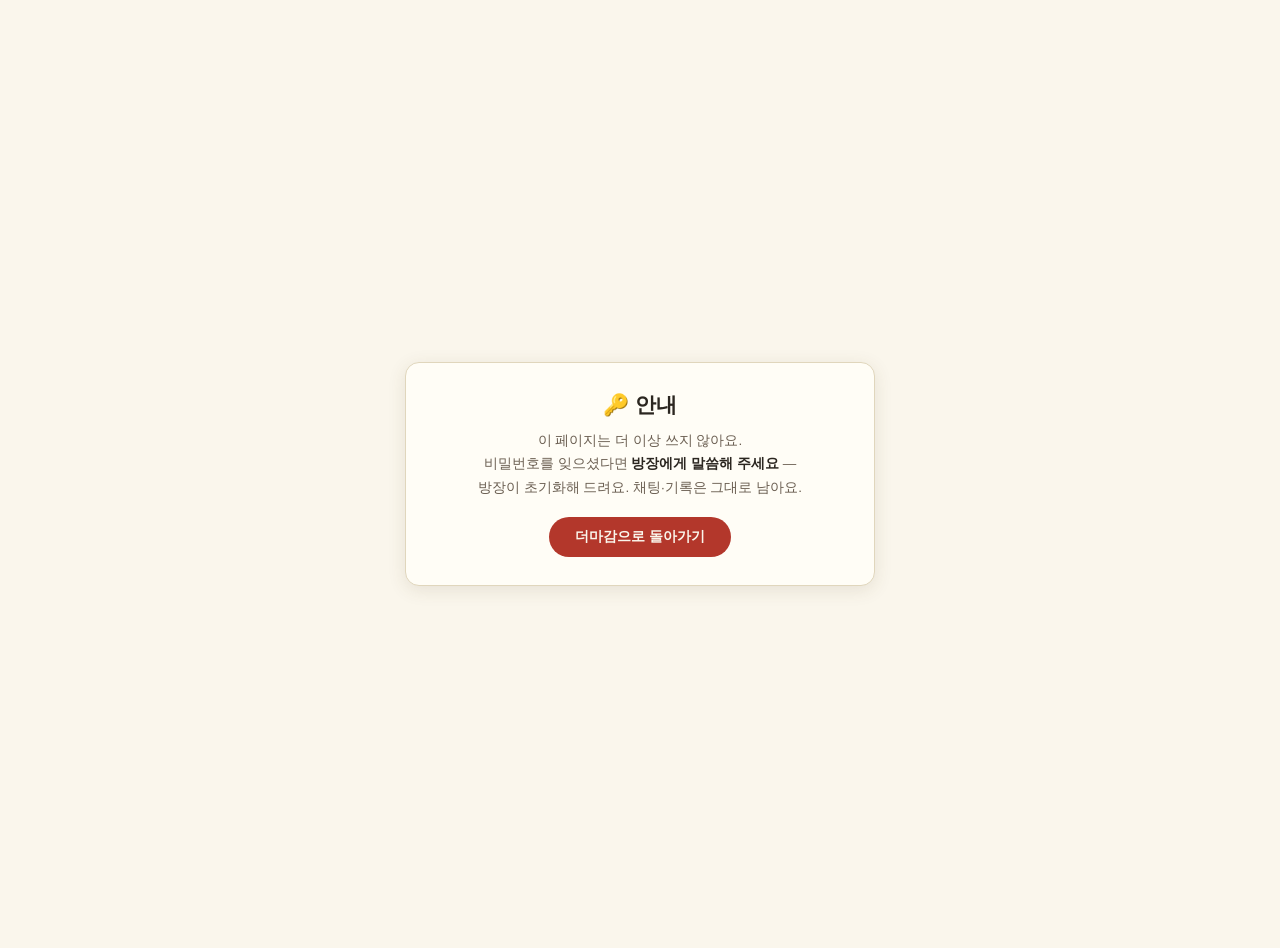
<file: findpw-k7f3a92x.html>
<!doctype html>
<!-- TheMagam © 그링링 · 무단 복제·재배포 금지 -->
<!-- [2026-10-11 콩] 이 페이지는 더 이상 쓰지 않습니다. 방 이사(2026-08) 때 쓰던
     임시 비밀번호 안내였는데, 역할이 끝났습니다. 옛 비밀번호 표(TBL)도 지웠어요
     (공개 파일에 비번이 남아 있지 않게). 비밀번호를 잊으면 방장에게 문의 → 방장이
     관리자 페이지 🔑 비밀번호 초기화 로 처리합니다. 옛 북마크가 404 로 죽지 않게
     파일은 남겨 두되 안내만 띄웁니다. -->
<html lang="ko"><head><meta charset="utf-8">
<meta name="viewport" content="width=device-width, initial-scale=1">
<title>더마감 — 안내</title>
<link rel="icon" type="image/png" sizes="64x64" href="icons/favicon.png">
<style>
  body{ margin:0; min-height:100vh; display:grid; place-items:center; padding:24px;
    font-family:-apple-system,BlinkMacSystemFont,"Apple SD Gothic Neo","Pretendard","Noto Sans KR",sans-serif;
    color:#2B2620; background:#FAF6EC; }
  .card{ width:100%; max-width:420px; background:#FFFDF6; border:1.5px solid #E0D6BC;
    border-radius:14px; padding:28px 24px; text-align:center; box-shadow:0 4px 18px rgba(90,70,40,.12); }
  h1{ font-family:"Noto Serif KR",serif; font-size:21px; margin:0 0 10px; }
  p{ font-size:13.5px; color:#6B5F52; line-height:1.75; margin:0 0 18px; }
  p b{ color:#2B2620; }
  a{ display:inline-block; background:#B3372B; color:#FAF6EC; font-weight:700;
    font-size:14px; padding:11px 26px; border-radius:999px; text-decoration:none; }
</style></head>
<body>
  <div class="card">
    <h1>🔑 안내</h1>
    <p>이 페이지는 더 이상 쓰지 않아요.<br>
       비밀번호를 잊으셨다면 <b>방장에게 말씀해 주세요</b> —<br>
       방장이 초기화해 드려요. 채팅·기록은 그대로 남아요.</p>
    <a href="index.html">더마감으로 돌아가기</a>
  </div>
</body></html>
</file>
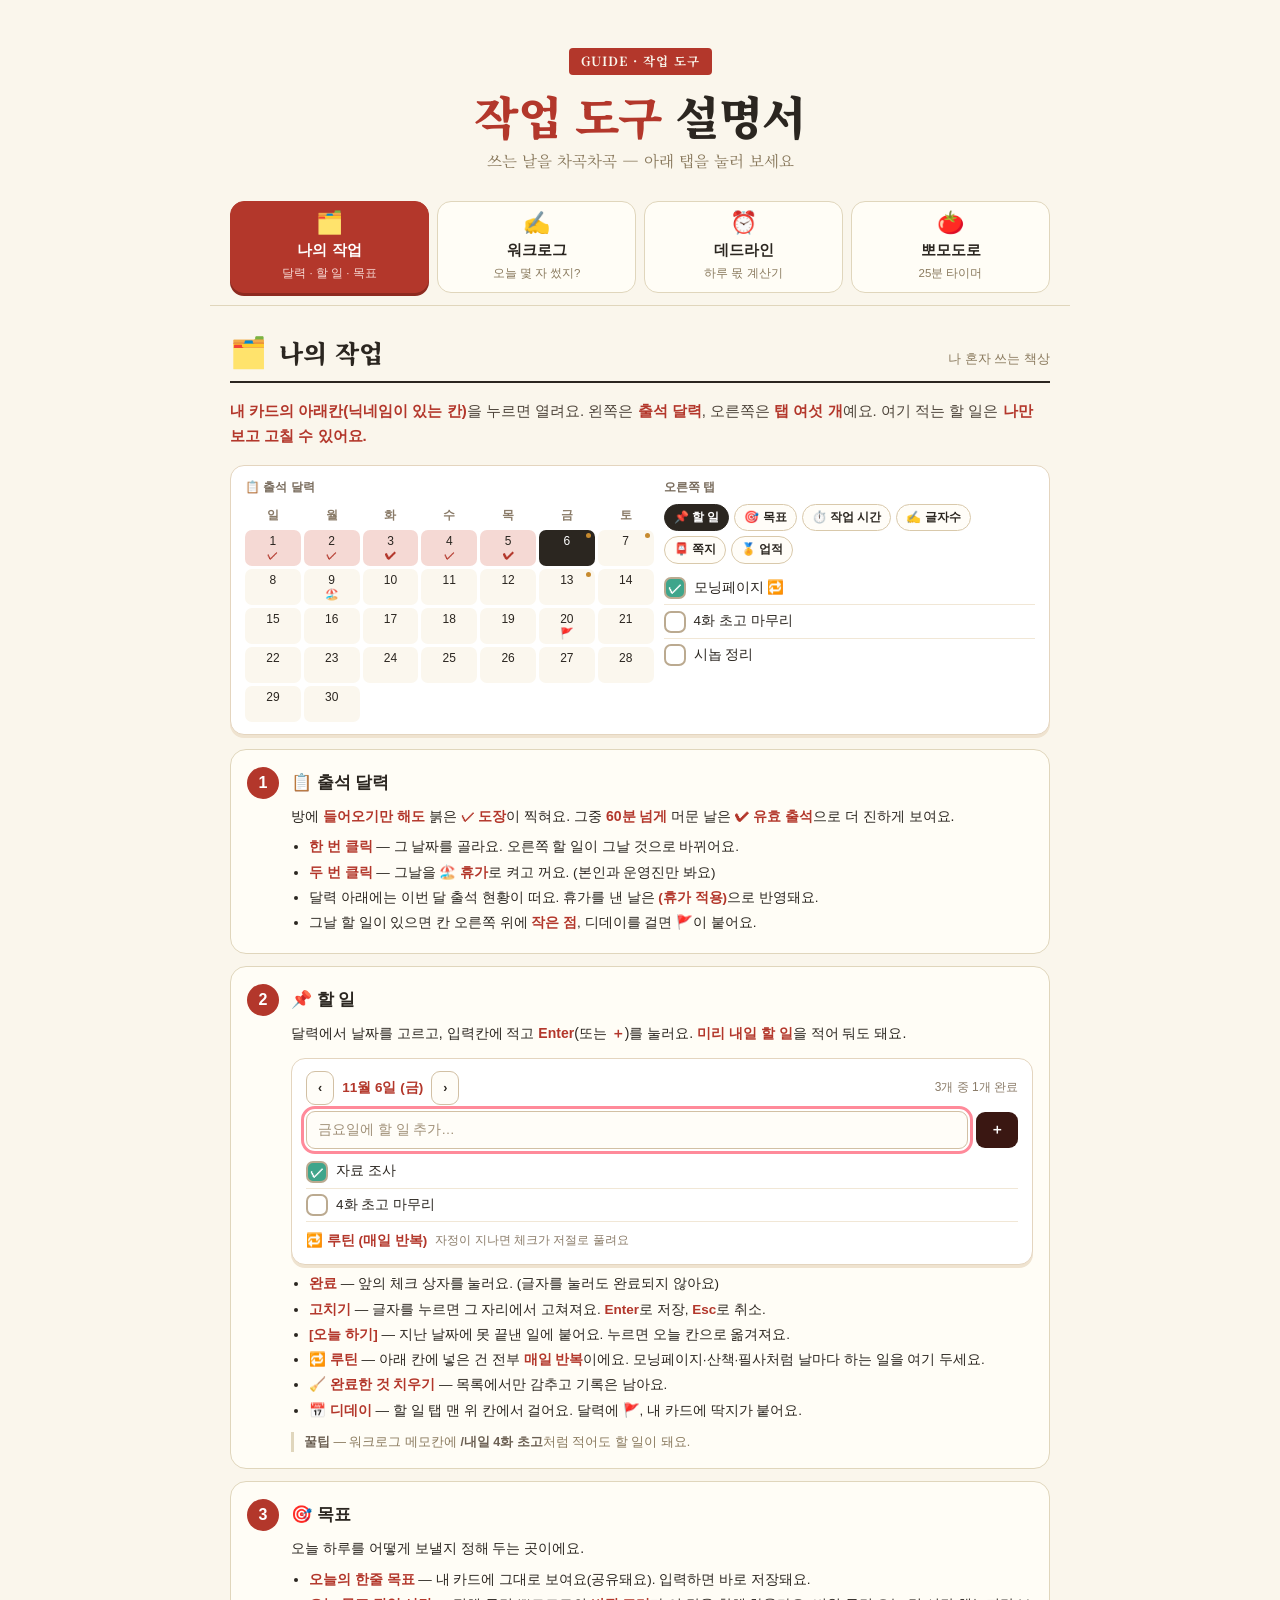
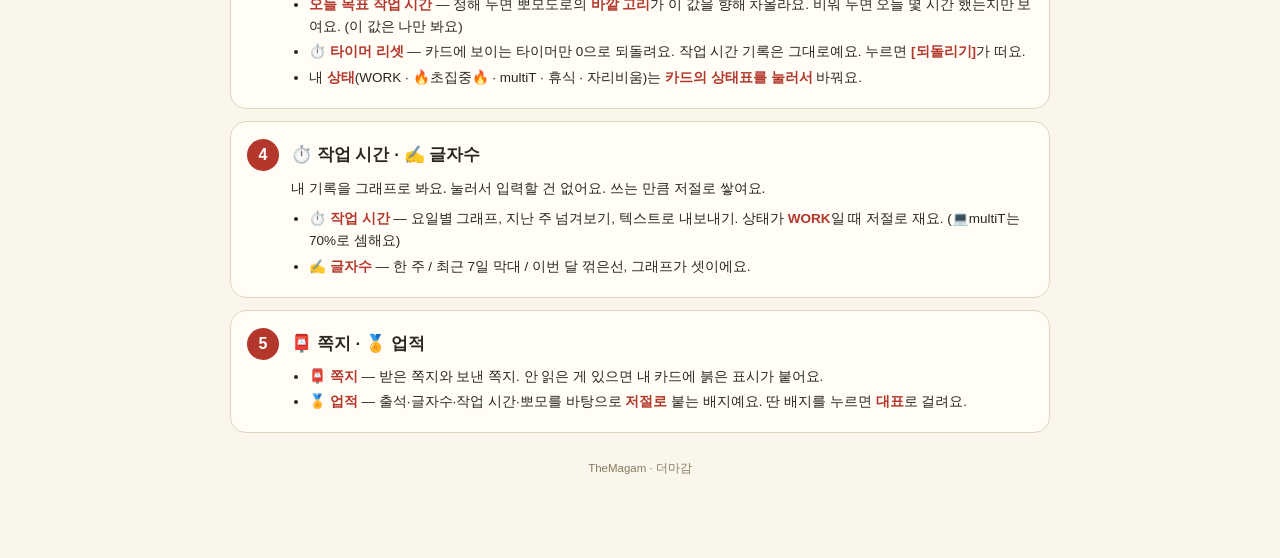
<file: guide-work.html>
<!doctype html>
<!-- TheMagam © 링가링 · 무단 복제·재배포 금지 -->
<html lang="ko"><head><meta charset="utf-8"><meta name="viewport" content="width=device-width,initial-scale=1">
<title>TheMagam — 작업 도구 설명서</title>
<link rel="icon" href="icons/favicon.png">
<link rel="preconnect" href="https://fonts.googleapis.com"><link rel="preconnect" href="https://fonts.gstatic.com" crossorigin>
<link href="https://fonts.googleapis.com/css2?family=Noto+Serif+KR:wght@600;700;900&display=swap" rel="stylesheet">
<style>
  /* guide2.html 과 같은 색·글꼴이라, 나중에 하나로 엮어도 어울립니다 */
  :root{ --paper:#FAF6EC; --card:#FFFDF6; --line:#E0D6BC; --ink:#2B2620; --muted:#8A7A5E; --red:#B3372B; --soft:#F3EBDD;
         --green:#2F7D6D; --greenbg:#E9F4EF; --pinkbg:#FBEBE8;
         --serif:"Noto Serif KR",serif; --sans:-apple-system,BlinkMacSystemFont,"Pretendard","Apple SD Gothic Neo","Noto Sans KR",sans-serif; }
  *{box-sizing:border-box} html{scroll-behavior:smooth}
  body{margin:0;font-family:var(--sans);color:var(--ink);background:var(--paper);line-height:1.65;-webkit-font-smoothing:antialiased}
  .wrap{max-width:860px;margin:0 auto;padding:0 20px 80px}

  /* ── 머리 ── */
  .hero{padding:48px 0 18px;text-align:center}
  .hero .tag{display:inline-block;font-family:var(--serif);font-weight:700;font-size:12.5px;color:var(--paper);background:var(--red);padding:3px 12px;border-radius:4px;letter-spacing:.08em}
  .hero h1{margin:14px 0 6px;font-family:var(--serif);font-weight:900;font-size:clamp(30px,5.6vw,46px);line-height:1.15;letter-spacing:-.01em}
  .hero h1 em{font-style:normal;color:var(--red)}
  .hero p{margin:0;font-family:var(--serif);font-size:15.5px;color:var(--muted)}

  /* ── 탭 줄 (맨 위에 붙어 다녀요) ── */
  .tabbar{position:sticky;top:0;z-index:20;background:var(--paper);padding:10px 0 12px;margin:0 -20px;padding-left:20px;padding-right:20px;border-bottom:1px solid var(--line)}
  .tabs{display:grid;grid-template-columns:repeat(4,1fr);gap:8px}
  .tab{appearance:none;font:inherit;cursor:pointer;background:var(--card);border:1.5px solid var(--line);border-radius:14px;padding:10px 6px 9px;text-align:center;color:var(--ink);transition:transform .12s,border-color .12s,background .12s}
  .tab:hover{transform:translateY(-2px);border-color:var(--red)}
  .tab .ic{display:block;font-size:22px;line-height:1}
  .tab .t{display:block;font-weight:800;font-size:14.5px;margin-top:5px}
  .tab .s{display:block;font-size:11.5px;color:var(--muted);margin-top:1px}
  .tab[aria-selected="true"]{background:var(--red);border-color:var(--red);color:#fff;box-shadow:0 3px 0 #8d2a20}
  .tab[aria-selected="true"] .s{color:#F6D9D4}
  .tab:focus-visible{outline:3px solid #E9A59C;outline-offset:2px}
  @media(max-width:600px){.tabs{grid-template-columns:repeat(2,1fr)}.tab .s{display:none}}

  /* ── 패널 ── */
  .panel{display:none;padding-top:26px;animation:fade .25s ease}
  .panel.on{display:block}
  @keyframes fade{from{opacity:0;transform:translateY(6px)}to{opacity:1;transform:none}}
  .ph{display:flex;align-items:baseline;gap:12px;border-bottom:2px solid var(--ink);padding-bottom:8px;margin-bottom:16px}
  .ph .n{font-size:30px;line-height:1}
  .ph h2{margin:0;font-family:var(--serif);font-weight:900;font-size:25px}
  .ph .s{margin-left:auto;font-size:13px;color:var(--muted)}
  .lead{font-size:15px;margin:0 0 16px;color:#4d443a}
  .lead b{color:var(--red)}

  /* 한 단계 = 그림(미리보기) + 글 */
  .step{background:var(--card);border:1px solid var(--line);border-radius:16px;padding:16px;margin-bottom:12px}
  .step .hd{display:flex;gap:12px;align-items:flex-start;margin-bottom:6px}
  .step .no{flex:0 0 32px;height:32px;border-radius:50%;background:var(--red);color:#fff;font-weight:900;font-size:16px;display:flex;align-items:center;justify-content:center;margin-top:1px}
  .step h3{margin:0;font-size:17px;font-weight:800;padding-top:3px}
  .step p{margin:6px 0 0 44px;font-size:14px}
  .step ul{margin:8px 0 0 44px;padding-left:18px;font-size:13.5px}
  .step li{margin:3px 0}
  .step b{color:var(--red)}
  .step .mock{margin:12px 0 0 44px}
  .tip{margin:10px 0 0 44px;font-size:12.5px;color:var(--muted);border-left:3px solid var(--line);padding-left:10px}
  .tip b{color:#6b5f52}
  @media(max-width:600px){.step p,.step ul,.step .mock,.tip{margin-left:0}}
  .green .step .no{background:var(--green)}
  .green .step b,.green .lead b{color:var(--green)}

  /* 안내 상자 */
  .box{border-radius:14px;padding:14px 18px;margin:0 0 14px;font-size:14px;line-height:1.7}
  .box.dark{background:#3A1712;color:#F6E9DC}
  .box.dark b{color:#FFD9A8}
  .box.dark h4{margin:0 0 6px;font-size:16px;color:#FFD9A8}
  .box.warn{background:#FFEDEE;border:1.5px solid #F3B3B8}
  .box.note{background:#FFF6E4;border:1.5px solid #F0DDB5}
  .box.ok{background:var(--greenbg);border:1.5px solid #B7DCCF}
  .box b{color:var(--red)}
  .box.ok b{color:var(--green)}

  /* 두 갈래 고르기 카드 */
  .pick{display:grid;grid-template-columns:1fr 1fr;gap:12px;margin:0 0 18px}
  .pick div{border-radius:16px;padding:14px 16px;border:2px solid}
  .pick b{display:block;font-size:17px;margin-bottom:3px}
  .pick span{font-size:13.5px;color:#5a4e40}
  .pick .a{background:var(--pinkbg);border-color:#EBB1A8}.pick .a b{color:var(--red)}
  .pick .b{background:var(--greenbg);border-color:#A7D3C5}.pick .b b{color:var(--green)}
  @media(max-width:600px){.pick{grid-template-columns:1fr}}
  .sec{border-radius:22px;padding:20px 18px 8px;margin:0 0 22px;border:2px solid}
  .sec.a{background:#FFFCFA;border-color:#EBB1A8}
  .sec.b{background:#FBFEFD;border-color:#A7D3C5}
  .sec .sh{display:flex;align-items:center;gap:12px;margin-bottom:14px}
  .sec .sh .big{width:42px;height:42px;border-radius:50%;color:#fff;font-weight:900;font-size:22px;display:flex;align-items:center;justify-content:center}
  .sec.a .big{background:var(--red)}.sec.b .big{background:var(--green)}
  .sec .sh h3{margin:0;font-family:var(--serif);font-size:22px;font-weight:900}
  .sec .sh small{display:block;font-size:12.5px;color:var(--muted);font-weight:400;font-family:var(--sans)}

  /* 작은 카드 묶음 */
  .grid{display:grid;grid-template-columns:repeat(3,1fr);gap:10px;margin-bottom:12px}
  @media(max-width:600px){.grid{grid-template-columns:1fr 1fr}}
  .mini{background:var(--card);border:1px solid var(--line);border-radius:14px;padding:14px}
  .mini .ic{font-size:24px;line-height:1}
  .mini h4{margin:8px 0 4px;font-size:14.5px;font-weight:800}
  .mini p{margin:0;font-size:12.5px;color:#5a4e40}
  .mini b{color:var(--red)}

  /* ── 화면 모양 그림(미리보기) ── */
  .mock{background:#fff;border:1.5px solid #E4D5BF;border-radius:14px;padding:12px 14px;box-shadow:0 3px 0 #EFE3D0;font-size:13.5px}
  .row{display:flex;align-items:center;gap:8px;flex-wrap:wrap}
  .inp{flex:1;min-width:90px;border:1.5px solid #D2C0A4;border-radius:9px;padding:7px 11px;background:#FFFDF8;color:#A09078}
  .inp.v{color:var(--ink);font-weight:700}
  .btn{background:#3A1712;color:#fff;border-radius:9px;padding:7px 14px;font-weight:800;white-space:nowrap}
  .btn.g{background:var(--green)}.btn.gray{background:#8a7b68}
  .gbtn{border:1.5px solid #D2C0A4;background:#FFFDF8;border-radius:9px;padding:6px 11px;font-weight:700;font-size:12.5px;white-space:nowrap}
  .hl{outline:3px solid #FF8A9A;outline-offset:2px}
  .green .hl{outline-color:#35B08F}
  .sm{font-size:12px;color:#8a7b68}
  .cap{font-size:12px;font-weight:800;color:#7a6d5e;margin-bottom:6px}
  .two{display:grid;grid-template-columns:1fr 1fr;gap:10px}
  @media(max-width:600px){.two{grid-template-columns:1fr}}
  .pill{border-radius:20px;padding:2px 11px;font-size:12px;font-weight:800;white-space:nowrap}
  .s1{background:#FFE08A;color:#7a5a00}.s2{background:#BFE0FF;color:#1b4f7f}.s3{background:#E3D1FF;color:#55309a}.s4{background:#C8F0D4;color:#1d6b3c}.s5{background:#FFC9D0;color:#a3203a}
  .ep{display:flex;align-items:center;gap:8px;padding:6px 0;border-bottom:1px solid #F1E7D6}
  .ep:last-child{border-bottom:0}
  .chk{width:22px;height:22px;border-radius:7px;border:2px solid #BBAA90;flex:0 0 22px;text-align:center;line-height:18px;font-weight:900;color:#fff;font-size:14px}
  .chk.on{background:#3FA58B;border-color:#3FA58B}
  .nm{font-weight:800;color:var(--green);flex:1}
  .cw{border:1.5px solid #D2C0A4;border-radius:8px;padding:2px 9px;min-width:92px;text-align:right;font-weight:800}
  .tl{display:flex;align-items:stretch;gap:6px}
  .tl .pt{flex:1;border-radius:11px;padding:8px 4px;text-align:center;background:#FFF6E4;border:1.5px solid #EBD9B8}
  .tl .pt .t{font-size:11.5px;color:#8a7b68}.tl .pt .n{font-size:16px;font-weight:900}.tl .pt .d{font-size:12.5px;font-weight:800;color:var(--red)}
  .tl .ar{align-self:center;font-size:18px;color:#C9A98A;font-weight:900}
  .sum{margin-top:8px;text-align:center;font-weight:800;background:#FFE9ED;border-radius:9px;padding:6px;color:var(--red)}
  .feed{margin-top:8px;border-top:1.5px dashed #E4D5BF;padding-top:6px;font-size:12.5px}
  .feed .f{display:flex;gap:8px;padding:2px 0}.feed .who{color:#8A4B2A;font-weight:800}
  .day{display:flex;gap:10px;align-items:center;padding:5px 8px;border-radius:8px;font-size:13px}
  .day.t{background:var(--greenbg)}.day .w{font-weight:800;width:20px;color:#7a6d5e}.day .c{margin-left:auto;font-weight:800;color:var(--green)}
  .bar{display:flex;height:11px;border-radius:7px;overflow:hidden;margin:6px 0;background:#eee}
  .bar i{display:block}
  .stats{display:flex;justify-content:space-between;gap:6px;flex-wrap:wrap;font-size:12px;color:#6B5F52}.stats b{color:var(--ink)}
  .pgrid{display:grid;grid-template-columns:repeat(3,1fr);gap:4px;margin-top:6px}
  .pgrid div{font-size:12px;border-radius:6px;padding:3px;text-align:center;font-weight:700}

  /* 달력 그림 */
  .cal{display:grid;grid-template-columns:repeat(7,1fr);gap:3px;font-size:12px;text-align:center}
  .cal .dw{color:#8a7b68;font-weight:800;padding:2px 0}
  .cal .d{position:relative;border-radius:7px;padding:5px 0 4px;background:#FBF7EE;line-height:1.1;min-height:36px}
  .cal .d .x{display:block;font-size:11px;min-height:13px;color:var(--red);font-weight:900}
  .cal .d.v{background:#F5D9D4}.cal .d.today{outline:2px solid var(--ink)}
  .cal .d.sel{background:#2B2620;color:#fff}.cal .d.sel .x{color:#FFB4A9}
  .cal .d.e{background:transparent}
  .cal .d .dot{position:absolute;right:4px;top:3px;width:5px;height:5px;border-radius:50%;background:#C78A2E}
  .mwtabs{display:flex;flex-wrap:wrap;gap:5px;margin-bottom:8px}
  .mwtabs span{border:1.5px solid #D9C9AB;border-radius:99px;padding:3px 9px;font-size:12px;font-weight:700;background:#FFFDF8}
  .mwtabs span.on{background:var(--ink);color:#fff;border-color:var(--ink)}
  .todo{display:flex;align-items:center;gap:8px;padding:5px 0;border-bottom:1px solid #F1E7D6}
  .todo:last-child{border-bottom:0}
  .todo .chk{border-color:#BBAA90}
  .todo.done span.tx{text-decoration:line-through;color:#aaa}
  .dd{display:inline-block;background:#3A1712;color:#fff;border-radius:6px;padding:1px 7px;font-size:12px;font-weight:800}

  /* 데드라인 카드 그림 */
  .dl{border:1.5px solid #D9C9AB;border-radius:12px;overflow:hidden;background:#FFFDF8}
  .dl .hd2{display:flex;align-items:center;gap:8px;padding:8px 11px;background:#F3EBDD;font-weight:800}
  .dl .bg{background:var(--green);color:#fff;border-radius:7px;width:24px;height:24px;display:flex;align-items:center;justify-content:center;font-size:13px}
  .dl .hot{background:#FFE0DC;color:#B3372B;border-radius:99px;padding:1px 9px;font-size:12px}
  .dl .bd2{padding:10px 12px}
  .dl .bigq b{font-size:26px;font-family:var(--serif);color:var(--green)}
  .dl .bigq span{font-size:12.5px;color:#6b5f52;margin-left:6px}
  .dl .meta{display:flex;justify-content:space-between;font-size:12px;color:#6b5f52}
  .dl .wk{display:flex;gap:5px;align-items:flex-end;margin-top:8px;height:42px}
  .dl .wk div{flex:1;text-align:center;font-size:11px;color:#8a7b68}
  .dl .wk i{display:block;background:#9ACBBB;border-radius:3px 3px 0 0;margin:0 auto 2px;width:70%}
  .dl .wk .t i{background:var(--green)}
  .dl .wr{margin-top:8px;font-size:13px}
  .dl .wr em{font-style:normal;display:inline-block;border:1.5px solid #D2C0A4;border-radius:7px;padding:0 10px;font-weight:800;margin:0 4px;background:#fff}
  .dfld{display:grid;grid-template-columns:1fr 1fr;gap:8px;font-size:12.5px}
  .dfld label{display:block;font-size:11.5px;font-weight:800;color:#7a6d5e;margin-bottom:2px}
  .dfld .inp{padding:5px 9px}
  .dows{display:flex;gap:5px}
  .dows span{flex:1;text-align:center;border-radius:8px;padding:4px 0;font-size:12px;font-weight:800;border:1.5px solid #D9C9AB}
  .dows .n{background:#fff}.dows .h{background:#FFF0C2}.dows .o{background:#eee;color:#aaa;text-decoration:line-through}

  /* 뽀모 그림 */
  .pomo{display:flex;gap:18px;align-items:center;flex-wrap:wrap;justify-content:center}
  .ring{position:relative;width:132px;height:132px;border-radius:50%;background:conic-gradient(var(--red) 0 62%,#EADFCB 62% 100%);display:flex;align-items:center;justify-content:center}
  .ring::before{content:"";position:absolute;inset:11px;border-radius:50%;background:conic-gradient(#C78A2E 0 38%,#F1E7D6 38% 100%)}
  .ring::after{content:"";position:absolute;inset:23px;border-radius:50%;background:#fff}
  .ring b{position:relative;z-index:2;font-family:var(--serif);font-size:25px;color:var(--ink)}
  .pbar{width:230px}
  .pbar .t{font-family:var(--serif);font-size:25px;font-weight:900;text-align:center}
  .pbar .b1,.pbar .b2{height:10px;border-radius:6px;background:#EADFCB;overflow:hidden;margin-top:6px}
  .pbar .b1 i{display:block;height:100%;width:62%;background:var(--red)}
  .pbar .b2{height:7px}.pbar .b2 i{display:block;height:100%;width:38%;background:#C78A2E}
  .pill-timer{position:relative;overflow:hidden;border:1.5px solid #D9C9AB;border-radius:99px;padding:6px 16px;font-weight:800;background:#FFFDF8;min-width:230px;text-align:center}
  .pill-timer i{position:absolute;left:0;top:0;bottom:0;width:58%;background:rgba(179,55,43,.18)}
  .pill-timer span{position:relative}
  .pill-timer.rest i{background:rgba(47,125,109,.2);width:30%}
  .ctrl{display:flex;gap:8px;justify-content:center;margin-top:10px}
  .ctrl span{border:1.5px solid #D2C0A4;background:#FFFDF8;border-radius:10px;padding:5px 12px;font-weight:800}

  .end{margin-top:40px;text-align:center;padding:26px 20px;background:var(--card);border:1px solid var(--line);border-radius:20px}
  .end p{margin:0;color:var(--muted);font-size:13.5px}
  .foot{text-align:center;font-size:11.5px;color:var(--muted);margin-top:26px}
</style></head>
<body><div class="wrap">

<header class="hero">
  <span class="tag">GUIDE · 작업 도구</span>
  <h1><em>작업 도구</em> 설명서</h1>
  <p>쓰는 날을 차곡차곡 — 아래 탭을 눌러 보세요</p>
</header>

<div class="tabbar"><div class="tabs" role="tablist" aria-label="작업 도구 설명서">
  <button class="tab" role="tab" id="t-mywork"   aria-controls="p-mywork"   aria-selected="true"><span class="ic">🗂️</span><span class="t">나의 작업</span><span class="s">달력 · 할 일 · 목표</span></button>
  <button class="tab" role="tab" id="t-worklog"  aria-controls="p-worklog"  aria-selected="false"><span class="ic">✍️</span><span class="t">워크로그</span><span class="s">오늘 몇 자 썼지?</span></button>
  <button class="tab" role="tab" id="t-deadline" aria-controls="p-deadline" aria-selected="false"><span class="ic">⏰</span><span class="t">데드라인</span><span class="s">하루 몫 계산기</span></button>
  <button class="tab" role="tab" id="t-pomo"     aria-controls="p-pomo"     aria-selected="false"><span class="ic">🍅</span><span class="t">뽀모도로</span><span class="s">25분 타이머</span></button>
</div></div>

<!-- ═════════════ 1 · 나의 작업 ═════════════ -->
<section class="panel on" id="p-mywork" role="tabpanel" aria-labelledby="t-mywork">
  <div class="ph"><span class="n">🗂️</span><h2>나의 작업</h2><span class="s">나 혼자 쓰는 책상</span></div>
  <p class="lead"><b>내 카드의 아래칸(닉네임이 있는 칸)</b>을 누르면 열려요. 왼쪽은 <b>출석 달력</b>, 오른쪽은 <b>탭 여섯 개</b>예요. 여기 적는 할 일은 <b>나만 보고 고칠 수 있어요.</b></p>

  <div class="mock" style="margin-bottom:14px">
    <div class="two" style="grid-template-columns:1.1fr 1fr">
      <div><div class="cap">📋 출석 달력</div><div class="cal" id="cal-a"></div></div>
      <div><div class="cap">오른쪽 탭</div>
        <div class="mwtabs"><span class="on">📌 할 일</span><span>🎯 목표</span><span>⏱️ 작업 시간</span><span>✍️ 글자수</span><span>📮 쪽지</span><span>🏅 업적</span></div>
        <div class="todo"><div class="chk on">✓</div><span class="tx">모닝페이지 🔁</span></div>
        <div class="todo"><div class="chk"></div><span class="tx">4화 초고 마무리</span></div>
        <div class="todo"><div class="chk"></div><span class="tx">시놉 정리</span></div>
      </div>
    </div>
  </div>

  <div class="step"><div class="hd"><div class="no">1</div><h3>📋 출석 달력</h3></div>
    <p>방에 <b>들어오기만 해도</b> 붉은 <b>✓ 도장</b>이 찍혀요. 그중 <b>60분 넘게</b> 머문 날은 <b>✔ 유효 출석</b>으로 더 진하게 보여요.</p>
    <ul>
      <li><b>한 번 클릭</b> — 그 날짜를 골라요. 오른쪽 할 일이 그날 것으로 바뀌어요.</li>
      <li><b>두 번 클릭</b> — 그날을 <b>🏖️ 휴가</b>로 켜고 꺼요. (본인과 운영진만 봐요)</li>
      <li>달력 아래에는 이번 달 출석 현황이 떠요. 휴가를 낸 날은 <b>(휴가 적용)</b>으로 반영돼요.</li>
      <li>그날 할 일이 있으면 칸 오른쪽 위에 <b>작은 점</b>, 디데이를 걸면 <b>🚩</b>이 붙어요.</li>
    </ul></div>

  <div class="step"><div class="hd"><div class="no">2</div><h3>📌 할 일</h3></div>
    <p>달력에서 날짜를 고르고, 입력칸에 적고 <b>Enter</b>(또는 <b>＋</b>)를 눌러요. <b>미리 내일 할 일</b>을 적어 둬도 돼요.</p>
    <div class="mock">
      <div class="row" style="margin-bottom:6px"><span class="gbtn">‹</span><b>11월 6일 (금)</b><span class="gbtn">›</span><span class="sm" style="margin-left:auto">3개 중 1개 완료</span></div>
      <div class="row"><div class="inp hl">금요일에 할 일 추가…</div><div class="btn">＋</div></div>
      <div class="todo" style="margin-top:6px"><div class="chk on">✓</div><span class="tx">자료 조사</span></div>
      <div class="todo"><div class="chk"></div><span class="tx">4화 초고 마무리</span></div>
      <div class="row" style="margin-top:8px"><b>🔁 루틴 (매일 반복)</b><span class="sm">자정이 지나면 체크가 저절로 풀려요</span></div>
    </div>
    <ul>
      <li><b>완료</b> — 앞의 체크 상자를 눌러요. (글자를 눌러도 완료되지 않아요)</li>
      <li><b>고치기</b> — 글자를 누르면 그 자리에서 고쳐져요. <b>Enter</b>로 저장, <b>Esc</b>로 취소.</li>
      <li><b>[오늘 하기]</b> — 지난 날짜에 못 끝낸 일에 붙어요. 누르면 오늘 칸으로 옮겨져요.</li>
      <li><b>🔁 루틴</b> — 아래 칸에 넣은 건 전부 <b>매일 반복</b>이에요. 모닝페이지·산책·필사처럼 날마다 하는 일을 여기 두세요.</li>
      <li><b>🧹 완료한 것 치우기</b> — 목록에서만 감추고 기록은 남아요.</li>
      <li><b>📅 디데이</b> — 할 일 탭 맨 위 칸에서 걸어요. 달력에 🚩, 내 카드에 딱지가 붙어요.</li>
    </ul>
    <div class="tip"><b>꿀팁</b> — 워크로그 메모칸에 <b>/내일 4화 초고</b>처럼 적어도 할 일이 돼요.</div></div>

  <div class="step"><div class="hd"><div class="no">3</div><h3>🎯 목표</h3></div>
    <p>오늘 하루를 어떻게 보낼지 정해 두는 곳이에요.</p>
    <ul>
      <li><b>오늘의 한줄 목표</b> — 내 카드에 그대로 보여요(공유돼요). 입력하면 바로 저장돼요.</li>
      <li><b>오늘 목표 작업 시간</b> — 정해 두면 뽀모도로의 <b>바깥 고리</b>가 이 값을 향해 차올라요. 비워 두면 오늘 몇 시간 했는지만 보여요. (이 값은 나만 봐요)</li>
      <li><b>⏱️ 타이머 리셋</b> — 카드에 보이는 타이머만 0으로 되돌려요. 작업 시간 기록은 그대로예요. 누르면 <b>[되돌리기]</b>가 떠요.</li>
      <li>내 <b>상태</b>(WORK · 🔥초집중🔥 · multiT · 휴식 · 자리비움)는 <b>카드의 상태표를 눌러서</b> 바꿔요.</li>
    </ul></div>

  <div class="step"><div class="hd"><div class="no">4</div><h3>⏱️ 작업 시간 · ✍️ 글자수</h3></div>
    <p>내 기록을 그래프로 봐요. 눌러서 입력할 건 없어요. 쓰는 만큼 저절로 쌓여요.</p>
    <ul>
      <li><b>⏱️ 작업 시간</b> — 요일별 그래프, 지난 주 넘겨보기, 텍스트로 내보내기. 상태가 <b>WORK</b>일 때 저절로 재요. (💻multiT는 70%로 셈해요)</li>
      <li><b>✍️ 글자수</b> — 한 주 / 최근 7일 막대 / 이번 달 꺾은선, 그래프가 셋이에요.</li>
    </ul></div>

  <div class="step"><div class="hd"><div class="no">5</div><h3>📮 쪽지 · 🏅 업적</h3></div>
    <ul style="margin-top:2px">
      <li><b>📮 쪽지</b> — 받은 쪽지와 보낸 쪽지. 안 읽은 게 있으면 내 카드에 붉은 표시가 붙어요.</li>
      <li><b>🏅 업적</b> — 출석·글자수·작업 시간·뽀모를 바탕으로 <b>저절로</b> 붙는 배지예요. 딴 배지를 누르면 <b>대표</b>로 걸려요.</li>
    </ul></div>
</section>

<!-- ═════════════ 2 · 워크로그 ═════════════ -->
<section class="panel green" id="p-worklog" role="tabpanel" aria-labelledby="t-worklog" hidden>
  <div class="ph"><span class="n">✍️</span><h2>Work Log</h2><span class="s">오늘 얼마나 썼는지, 방에 슬쩍 남겨요</span></div>

  <div class="box dark">
    <h4>💡 시작하기 전에, 이것만 기억해요</h4>
    글자수를 기록하는 방식은 <b>크게 두 가지</b>예요.<br>
    집필량만 가볍게 체크하고 싶다면 <b>① 글자수만 기록하기</b>, 작품 전체를 관리하고 싶다면 <b>② 작품별로 관리하기</b>로 시작해 보세요.
    <div style="border-top:1.5px dashed #7a4a3a;margin-top:10px;padding-top:10px">
      ⚠️ 같은 원고는 <b>①과 ② 중 한 가지로만</b> 적어요. 두 군데에 같이 적으면 오늘 글자수가 <b>두 번 더해져요.</b><br>
      🔒 Work Log에는 <b>숫자와 한 줄 메모만</b> 남아요. 원고 내용은 절대 올라가지 않아요.
    </div>
  </div>

  <div class="pick">
    <div class="a"><b>① 글자수만 적기</b><span>숫자 하나면 끝! 제일 쉽고 빨라요</span></div>
    <div class="b"><b>② 작품별로 관리</b><span>작품·회차마다 진도까지 차곡차곡 쌓아 봐요</span></div>
  </div>

  <div class="sec a">
    <div class="sh"><div class="big">①</div><div><h3>글자수만 적기</h3><small>작품·회차 없이, 전체 글자수만 적는 가장 쉬운 방법</small></div></div>

    <div class="step"><div class="hd"><div class="no" style="background:#E0657A">1</div><h3>전체 글자수를 적고 [기록]</h3></div>
      <p>지금 쓰는 원고의 <b style="color:var(--red)">'전체' 글자수</b>를 적고 [기록]을 눌러요. <b style="color:var(--red)">처음 적은 숫자가 출발선</b>이 돼요.</p>
      <div class="mock"><div class="row"><div class="inp v hl">10,000</div><div class="inp">무슨 작업? (다 같이 봐요)</div><div class="btn hl">기록</div></div>
      <div class="sm" style="margin-top:6px">↑ 첫 칸이 '전체 글자수'예요 · 아침에 처음 적는 숫자는 '오늘의 출발선'이에요</div></div></div>

    <div class="step"><div class="hd"><div class="no" style="background:#E0657A">2</div><h3>쓰다가 또 적으면, 늘어난 만큼만 쌓여요</h3></div>
      <p>그때그때 <b style="color:var(--red)">전체 글자수</b>를 다시 적기만 하면 돼요. 알아서 <b style="color:var(--red)">차이만</b> 오늘 누적에 더하고, 방 흐름에 <b style="color:var(--red)">'+800자'</b>처럼 올라가요.</p>
      <div class="mock">
        <div class="tl">
          <div class="pt"><div class="t">아침</div><div class="n">10,000</div><div class="d">출발선</div></div><div class="ar">→</div>
          <div class="pt"><div class="t">점심</div><div class="n">10,800</div><div class="d">+800자</div></div><div class="ar">→</div>
          <div class="pt"><div class="t">저녁</div><div class="n">12,000</div><div class="d">+1,200자</div></div>
        </div>
        <div class="sum">오늘 누적 +2,000자 🎉</div>
        <div class="feed"><div class="f"><span class="who">내닉</span><b style="color:var(--ink)">+1,200자</b><span class="sm" style="margin-left:auto">방금</span></div>
        <div class="f"><span class="who">내닉</span><b style="color:var(--ink)">+800자</b><span class="sm" style="margin-left:auto">3시간</span></div></div>
      </div></div>

    <div class="step"><div class="hd"><div class="no" style="background:#E0657A">3</div><h3>글자수 없이 '무슨 작업?'만 올려도 OK</h3></div>
      <p>구상·퇴고·시놉 정리처럼 <b style="color:var(--red)">글자수로 안 잡히는 일</b>도 방에 보여줄 수 있어요. 이 칸에 적은 글은 <b style="color:var(--red)">방 모두가 봐요.</b></p>
      <div class="mock"><div class="row"><div class="inp">전체 글자수</div><div class="inp v hl">4화 퇴고 중</div><div class="btn">기록</div></div></div></div>

    <div class="box note">✂️ 퇴고로 글자가 <b style="color:var(--red)">줄어도</b> 오늘 누적은 깎이지 않아요. 걱정 말고 덜어내요!</div>
    <div class="box note">🆕 원고를 <b style="color:var(--red)">새 문서</b>로 갈아탔다면 [새 편] · 자정 넘겨 못 적었다면 [🕛 어제 채우기]를 써요.</div>
  </div>

  <div class="sec b">
    <div class="sh"><div class="big">②</div><div><h3>작품별로 관리하기</h3><small>작품 → 회차 → 글자수 → 마침 체크. 진도가 눈에 보여요</small></div></div>

    <div class="step"><div class="hd"><div class="no">1</div><h3>[오늘] 탭에서 작품 만들기</h3></div>
      <p><b>[＋ 작품 먼저]</b>를 눌러 작품 이름을 적어요. 제목을 밝히기 싫으면 <b>A · B 처럼</b> 적어도 돼요.</p>
      <div class="mock"><div class="row"><div class="btn g hl">＋ 작품 먼저</div><div class="inp">회차 — 1 · 1-5 · 프롤로그</div><div class="btn gray">＋ 만들기</div></div></div></div>

    <div class="step"><div class="hd"><div class="no">2</div><h3>회차 만들기 — '1-5'면 다섯 개가 한 번에!</h3></div>
      <p>회차 칸에 <b>1</b>, <b>1-5</b>, <b>프롤로그</b>처럼 적고 [＋ 만들기]. 미리 만들어 두고 <b>며칠에 걸쳐</b> 써도 돼요.</p>
      <div class="mock">
        <div class="row" style="margin-bottom:4px"><div class="inp" style="flex:0 0 80px;color:var(--green);font-weight:800">A ▾</div><div class="inp v hl">1-5</div><div class="btn g hl">＋ 만들기</div></div>
        <div class="ep"><div class="chk"></div><span class="nm">A · 1화</span><span class="pill s1">초고</span><span class="cw">0 자</span></div>
        <div class="ep"><div class="chk"></div><span class="nm">A · 2화</span><span class="pill s1">초고</span><span class="cw">0 자</span></div>
        <div class="ep"><div class="chk"></div><span class="nm">A · 3화</span><span class="pill s1">초고</span><span class="cw">0 자</span></div>
        <div class="sm" style="text-align:center;margin-top:4px">… 5화까지 한꺼번에 생겨요</div>
      </div>
      <div class="tip" style="border-left-color:#9ED3C3">📖 회차 이름은 기본이 <b>화</b>예요. <b>챕터</b>로 바꾸려면 <b>[작품] 탭</b>에서 작품을 열고 <b>화 ↔ 챕터</b> 단추를 눌러요. (작품마다 따로 정해요)</div></div>

    <div class="step"><div class="hd"><div class="no">3</div><h3>그 회차의 글자수를 적고, 단계를 바꿔요</h3></div>
      <p>줄의 칸에 <b>그 회차의 전체 글자수</b>를 적으면 <b>늘어난 만큼</b>이 오늘 누적과 방 흐름에 올라가요. 단계 알약을 누르면 <b>초고 → 수정 → 퇴고 → 비축 → 업로드</b>로 바뀌어요.</p>
      <div class="mock">
        <div class="ep"><div class="chk"></div><span class="nm">A · 1화</span><span class="pill s2 hl">수정</span><span class="cw hl">6,000 자</span></div>
        <div class="row" style="margin-top:8px"><span class="pill s1">초고</span><span class="pill s2">수정</span><span class="pill s3">퇴고</span><span class="pill s4">비축</span><span class="pill s5">업로드</span></div>
      </div></div>

    <div class="step"><div class="hd"><div class="no">4</div><h3>다 썼으면 ✓ 체크!</h3></div>
      <p>왼쪽 네모를 눌러 <b>마침 체크</b>. 방 흐름에 <b>'1화 마침 🎉'</b>이 떠요. <b>체크한 날이 마친 날</b>이 되어 주간 달력에 남아요.</p>
      <div class="mock">
        <div class="ep"><div class="chk on hl">✓</div><span class="nm" style="margin-left:4px">A · 1화</span><span class="pill s4">비축</span><span class="cw">6,000 자</span></div>
        <div class="feed"><div class="f"><span class="who">내닉</span><b style="color:var(--ink)">1화 마침 · 6,000자 🎉</b><span class="sm" style="margin-left:auto">방금</span></div></div>
      </div></div>

    <div class="step"><div class="hd"><div class="no">5</div><h3>[주간] · [작품] 탭에서 한눈에 보기</h3></div>
      <p><b>주간</b>은 어느 날 어떤 회차를 마쳤는지, <b>작품</b>은 진도 막대와 회차표로 전체 진도를 보여줘요.</p>
      <div class="two" style="margin-top:10px">
        <div class="mock"><div class="cap">📅 주간 탭</div>
          <div class="day"><span class="w">수</span><span>—</span><span class="c">·</span></div>
          <div class="day t"><span class="w">목</span><span><b style="color:var(--ink)">A · 1화</b> 마침</span><span class="c">6,000자</span></div>
          <div class="day"><span class="w">금</span><span>—</span><span class="c">·</span></div></div>
        <div class="mock"><div class="cap">📚 작품 탭</div>
          <div style="font-weight:900;color:var(--green)">A <span class="sm" style="font-weight:600">· 5화까지</span></div>
          <div class="bar"><i style="width:40%;background:#C8F0D4"></i><i style="width:20%;background:#BFE0FF"></i><i style="width:40%;background:#FFE08A"></i></div>
          <div class="stats"><span>쓴 편수 <b>5편</b></span><span>비축 <b>2편</b></span><span>모두 <b>28,500자</b></span></div>
          <div class="pgrid"><div style="background:#C8F0D4">1화</div><div style="background:#C8F0D4">2화</div><div style="background:#BFE0FF">3화</div><div style="background:#FFE08A">4화</div><div style="background:#FFE08A">5화</div><div style="background:#f3f3f3;color:#bbb">6</div></div></div>
      </div></div>

    <div class="box note">🧹 마친 회차가 쌓이면 <b style="color:var(--red)">[✓ 마친 ○편 치우기]</b>! 목록만 정리되고 <b style="color:var(--red)">작품 탭 기록은 그대로</b> 남아요. (↩ 되돌리기도 돼요)</div>
    <div class="box warn">⚠️ 줄 끝의 <b>✕(지우기)</b>는 달라요. 작품 탭 기록에서도 <b>같이 사라지니</b> 신중하게!</div>
  </div>

  <h3 style="font-family:var(--serif);font-size:19px;margin:26px 0 10px">🔎 Work Log 탭 둘러보기</h3>
  <div class="grid">
    <div class="mini"><div class="ic">📝</div><h4>오늘</h4><p>글자수 입력과 <b>방 흐름</b>(다 같이 쓰는 모습). 작품별 회차도 여기서 적어요.</p></div>
    <div class="mini"><div class="ic">📖</div><h4>기록</h4><p>오늘·어제 내 기록. 자정을 넘겨도 <b>어제 마지막 기준</b>을 이어받아요.</p></div>
    <div class="mini"><div class="ic">📅</div><h4>주간</h4><p>그 주에 <b>어느 날 무엇을 마쳤는지</b>를 달력으로 봐요.</p></div>
    <div class="mini"><div class="ic">📚</div><h4>작품</h4><p>작품별 진도 막대와 <b>회차표</b>(15회차씩)를 봐요.</p></div>
    <div class="mini"><div class="ic">💭</div><h4>메모</h4><p>명령 없이 적은 <b>내 혼잣말</b>만 모아 봐요. 나만 볼 수 있어요.</p></div>
    <div class="mini"><div class="ic">🏆</div><h4>랭킹</h4><p>이번 주 글자수 등수. <b>이름은 내 줄만</b> 보여요.</p></div>
  </div>
</section>

<!-- ═════════════ 3 · 데드라인 ═════════════ -->
<section class="panel green" id="p-deadline" role="tabpanel" aria-labelledby="t-deadline" hidden>
  <!-- 📝 [2026-11-06] 데드라인은 아직 혼자 방(?solo=1) 전용입니다. 본방에 켤 때 이 설명서도 함께 올려 주세요. -->
  <div class="ph"><span class="n">⏰</span><h2>데드라인</h2><span class="s">마감일 + 분량 → 오늘 몇 자?</span></div>
  <p class="lead"><b>마감일</b>과 <b>써야 할 분량</b>을 넣어 두면, <b>오늘 몇 자</b> 쓰면 되는지 하루 몫을 계산해 줘요. 작품은 <b>한 페이지에 카드로 여러 개</b> 둘 수 있어요. 옆 탭의 <b>⏰ 데드라인</b>에서 열어요.</p>

  <div class="mock" style="margin-bottom:14px;max-width:420px">
    <div class="dl">
      <div class="hd2"><span class="bg">A</span><span>5월 신작</span><span class="hot">D-12</span><span style="margin-left:auto;color:#8a7b68">▲</span></div>
      <div class="bd2">
        <div class="bigq"><b>2,000자</b><span>오늘 몫 ≈ 0.4화</span></div>
        <div class="bar" style="height:9px"><i style="width:55%;background:#7FBFAE"></i></div>
        <div class="meta"><span>쓴 글 18,000 / 60,000자</span><span>내일 몫 2,000자</span></div>
        <div class="wk"><div class="t"><i style="height:26px"></i>금</div><div><i style="height:26px"></i>토</div><div><i style="height:13px"></i>일</div><div><i style="height:26px"></i>월</div><div><i style="height:26px"></i>화</div><div><i style="height:4px"></i>수</div><div><i style="height:26px"></i>목</div></div>
        <div class="wr">오늘 쓴 글자 <em>1,100</em> 자</div>
      </div>
    </div>
  </div>

  <div class="step"><div class="hd"><div class="no">1</div><h3>＋ 작품 추가</h3></div>
    <p>[＋ 작품 추가]를 누르면 <b>"작품 A를 추가할까요?"</b> 하고 한 번 물어봐요. <b>추가</b>를 눌러야 만들어져요. 이름표는 <b>A, B, C… Z</b> 다음에 <b>AA, AB…</b>로 이어져요. 제목은 <b>나만 보는 꼬리표</b>라서 비워 둬도 돼요. 지운 이름표는 다시 안 써요. (예전 기록과 섞이지 않게요) 한 번에 둘 수 있는 작품은 <b>26개</b>까지예요.</p></div>

  <div class="step"><div class="hd"><div class="no">2</div><h3>카드를 눌러 펼치고 값 넣기</h3></div>
    <p>카드를 눌러 펼친 뒤 아래 칸을 채워요.</p>
    <div class="mock">
      <div class="dfld">
        <div><label>시작일</label><div class="inp v">2026-11-06</div></div><div><label>마감일</label><div class="inp v">2026-11-30</div></div>
        <div><label>총 글자수</label><div class="inp v">60,000</div></div><div><label>지금까지 쓴 글자(전체)</label><div class="inp v">0</div></div>
        <div><label>마감 며칠 전에 끝낼까</label><div class="inp v">2</div></div><div><label>분량 단위</label><div class="inp">글자수 / 화수 중 선택</div></div>
      </div>
      <div style="margin-top:8px"><label style="font-size:11.5px;font-weight:800;color:#7a6d5e">요일별 (눌러서 보통 → 적게 → 쉼)</label>
        <div class="dows" style="margin-top:3px"><span class="n">월</span><span class="n">화</span><span class="n">수</span><span class="n">목</span><span class="n">금</span><span class="h">토</span><span class="o">일</span></div></div>
    </div>
    <ul>
      <li><b>적게</b>는 보통의 절반, <b>쉼</b>은 0이에요. 못 쓴 몫은 남은 날에 자동으로 나뉘어 얹혀요.</li>
      <li>분량은 <b>글자수</b>나 <b>화수</b> 중에 골라요. 화수는 글자수를 세지 않고 <b>화(반화 단위)</b>로만 계산해요.</li>
      <li>그러면 카드에 <b>오늘 몫</b>이 나타나요.</li>
    </ul></div>

  <div class="step"><div class="hd"><div class="no">3</div><h3>쓴 글자를 알려 주기 — 두 가지 중 편한 쪽</h3></div>
    <p><b>워크로그에 적거나</b>, <b>카드의 [오늘 쓴 글자] 칸에 직접 적어요.</b></p>
    <div class="mock">
      <div class="cap">✍️ 워크로그로 연동할 때 — 예) 글자수 / A</div>
      <div class="row"><div class="inp v">12,000</div><div class="inp v hl">A</div><div class="btn g">기록</div></div>
      <div class="sm" style="margin-top:5px">첫 칸 = 전체 글자수 · 둘째 칸('무슨 작업?') = 작품 알파벳</div>
    </div>
    <ul>
      <li>작품이 <b>하나뿐이면</b> 글자수만 적어도 연동돼요.</li>
      <li>워크로그 작업 칸을 <b>-</b>로 시작하면 데드라인과 상관없는 글로 쳐요.</li>
      <li>워크로그를 안 쓴다면 카드의 <b>오늘 쓴 글자</b> 칸에 직접 적으면 돼요.</li>
      <li><b>화수 방식</b>은 워크로그와 연결되지 않아요. 카드에 오늘 몫만큼 <b>1화 박스 · 반화 박스</b>가 생기니, 쓴 만큼 눌러서 칠해요. 다 칠한 뒤엔 점선 <b>+½</b> 박스로 더 쓴 것도 기록해요.</li>
    </ul></div>

  <div class="step"><div class="hd"><div class="no">4</div><h3>많이 쓰면 내일 몫이 줄어요 🎉</h3></div>
    <p>오늘 몫보다 <b>더 많이</b> 쓰면 그 즉시 <b>내일부터의 몫이 줄어들어요</b>. (예: 60,000자·30일이면 하루 2,000자인데, 오늘 2,800자를 쓰면 내일부터는 대략 1,970자씩)</p>
    <ul>
      <li><b>오늘 몫은 하루 종일 안 바뀌어요.</b> 쓰는 도중에 목표가 흔들리지 않게요.</li>
      <li>접속할 때 한 번 <b>자동으로 계산</b>해요.</li>
    </ul></div>

  <div class="step"><div class="hd"><div class="no">5</div><h3>적게 썼다면? 🔄 · 🌙 · ☀️</h3></div>
    <div class="mock"><div class="row"><span class="gbtn">🔄 지금 계산하기</span><span class="gbtn">🌙 작업 마감</span><span class="gbtn">☀️ 재개</span></div></div>
    <ul>
      <li><b>🔄 지금 계산하기</b> — 못 쓴 몫은 <b>오늘 안에 쓸 거라고</b> 보고 계산해요. 초과한 만큼만 반영돼요.</li>
      <li><b>🌙 작업 마감</b> — 오늘 일을 끝낼 때 눌러요. <b>못 채운 몫이 '안 쓴 것'으로 확정</b>되어 내일부터 나뉘어요.</li>
      <li><b>☀️ 재개</b> — 마감을 풀고 이어서 써요. 쓴 글자는 그대로 이어지고, 같은 날 다시 출근해도 이전 수치에 더해져요.</li>
    </ul></div>

  <div class="box ok">🔒 <b>제목·글자수는 나만 봐요.</b> 다른 사람 카드에는 내 🎯 목표 줄에 <b>연한 진척 바</b>만 보여요. 마감이 가까워지면 카드 알약에 <b>D-숫자</b>가 떠요.</div>
  <div class="box note" style="margin-bottom:0">💡 카드 위쪽 <b>❓ 쓰는 법</b> 단추를 누르면 이 순서가 짧게 요약돼서 떠요.</div>
</section>

<!-- ═════════════ 4 · 뽀모도로 ═════════════ -->
<section class="panel" id="p-pomo" role="tabpanel" aria-labelledby="t-pomo" hidden>
  <div class="ph"><span class="n">🍅</span><h2>뽀모도로</h2><span class="s">집중 25분 · 휴식 5분</span></div>
  <p class="lead">뽀모도로는 <b>집중해서 쓰고, 잠깐 쉬는 것</b>을 반복하는 타이머예요. 두 종류가 있어요. <b>🍅 Pomodoro</b>는 나 혼자 쓰는 타이머, <b>⏱️ 뽀모방</b>은 여럿이 같은 시계로 함께 돌리는 방이에요.</p>

  <div class="pick">
    <div class="a"><b>🍅 Pomodoro (개인)</b><span>내가 시작하고 멈춰요. 남의 타이머와는 상관없어요.</span></div>
    <div class="a" style="background:var(--greenbg);border-color:#A7D3C5"><b style="color:var(--green)">⏱️ 뽀모방 (함께)</b><span>늘 돌아가는 공용 타이머. 들어가면 같은 시계로 돌아요.</span></div>
  </div>

  <div class="step"><div class="hd"><div class="no">1</div><h3>🍅 시작하고 멈추기</h3></div>
    <p>아래 알약 줄의 <b>🍅 Pomodoro</b>를 눌러 판을 열고 <b>▶</b>를 눌러요. 집중 시간이 끝나면 휴식이 이어져요.</p>
    <div class="mock">
      <div class="pomo">
        <div class="ring"><b>24:59</b></div>
        <div class="pbar"><div class="t">24:59</div><div class="b1"><i></i></div><div class="b2"><i></i></div><div class="sm" style="text-align:center;margin-top:4px">위 막대 = 지금 뽀모 · 아래 막대 = 오늘 작업 시간</div></div>
      </div>
      <div class="ctrl"><span>▶ / ⏸</span><span>■</span><span>♪</span></div>
    </div>
    <ul>
      <li><b>▶ / ⏸</b> — 같은 자리에서 시작과 잠깐 멈춤을 맡아요. 멈추면 남은 시간이 그대로 붙잡혀요.</li>
      <li><b>■</b> — 정지. <b>내 타이머만</b> 멈춰요. 도는 중에만 나타나요.</li>
      <li><b>♪</b> — <b>소리만</b> 켜고 꺼요. 급히 음소거할 때 쓰세요. 타이머와 🍅 횟수는 그대로예요.</li>
      <li>집중·휴식 시간(🍅 / ☕ 분)은 <b>내 것만</b> 바꿀 수 있어요.</li>
    </ul></div>

  <div class="step"><div class="hd"><div class="no">2</div><h3>모양 고르기 — 원형 / 가로 바</h3></div>
    <p><b>⚙️ 설정 → 🍅 뽀모</b>에서 <b>◯ 원형</b>과 <b>▬ 가로 바</b> 중에 골라요. 뽀모 그림을 <b>그냥 눌러도</b> 그 설정이 열려요.</p>
    <ul>
      <li>원형은 <b>안쪽 고리 = 지금 뽀모</b>, <b>바깥 고리 = 오늘 작업 시간</b>이에요.</li>
      <li>가로 바는 세로를 덜 차지해서 <b>아래 글자수 창이 그만큼 넓어져요.</b></li>
      <li>고른 모양은 <b>이 기기에만</b> 저장돼요. 폰과 PC는 따로 골라야 해요.</li>
      <li>바깥 고리가 향하는 <b>하루 목표</b>는 <b>🗂️ 나의 작업 → 🎯 목표</b>에서 정해요.</li>
    </ul></div>

  <div class="step"><div class="hd"><div class="no">3</div><h3>판을 내려도 계속 돌아요</h3></div>
    <p>판을 내려 두면 <b>아래 알약이 곧 타이머</b>가 돼요. 알약 배경이 지난 만큼 <b>왼쪽부터 차올라요.</b></p>
    <div class="mock"><div class="row" style="justify-content:space-around">
      <div class="pill-timer"><i></i><span>🍅 Pomodoro · 집중 24:59</span></div>
      <div class="pill-timer rest"><i></i><span>☕ Pomodoro · 휴식 04:12</span></div>
    </div></div>
    <ul>
      <li>알약을 <b>두 번 누르면</b> 판을 안 펴고도 <b>잠깐 멈춤 / 이어가기</b>가 돼요. 한 번만 누르면 판이 펴져요.</li>
      <li><b>새로고침해도 이어져요.</b> 실수로 창을 닫았다 열어도 남은 시간이 그대로예요. (몇 시간 뒤라 이미 끝난 타이머는 되살리지 않아요)</li>
      <li>▶를 처음 누를 때 <b>알림 허용</b>을 물어봐요. 허용하면 다른 창을 보고 있어도 세션이 끝난 걸 알려줘요. 거부해도 소리는 나요.</li>
    </ul></div>

  <div class="step"><div class="hd"><div class="no">4</div><h3>다른 사람에게는 이렇게 보여요</h3></div>
    <ul style="margin-top:2px">
      <li>뽀모를 돌리는 동안 <b>내 카드에 🍅</b>이 은은하게 깜빡여요. 휴식 중에는 <b>☕</b>로 바뀌어요.</li>
      <li>카드 맨 아랫줄 왼쪽은 <b>⏱ 오늘 작업 시간</b>, 오른쪽은 <b>🍅 오늘 끝낸 집중 세션</b> 수예요.</li>
      <li>집중 시작·휴식 알림은 글자수 창의 [오늘] 탭에 한 줄씩 흐르는데, <b>내 화면에만</b> 보여요.</li>
    </ul></div>

  <div class="step"><div class="hd"><div class="no" style="background:var(--green)">5</div><h3>⏱️ 뽀모방 — 같은 시계로 함께</h3></div>
    <p>아래 알약 줄의 <b style="color:var(--green)">⏱️ 뽀모방</b>을 누르면 들어가져요. 늘 돌아가는 <b style="color:var(--green)">공용 타이머</b>에 맞춰 집중·휴식을 함께 돌고, 그 안에서 수다도 할 수 있어요. 집필에 집중하고 싶으면 안 들어가면 돼요. 안 들어가면 <b style="color:var(--green)">알림도 안 와요.</b></p>
    <ul>
      <li><b style="color:var(--green)">내리기 ≠ 나가기</b> — 알약을 눌러 판을 내려도 방은 계속 돌아가요. 알약에 「🍅 뽀모방 참여 중 · 16:03」이 흘러요. <b style="color:var(--green)">✕</b>를 눌러야 진짜 나가요.</li>
      <li>대화는 <b style="color:var(--green)">자정마다 정리돼요.</b> 오늘(자정 이후) 나눈 이야기는 들어오면 보이고, 어제까지의 대화는 사라져요.</li>
      <li>머리말의 <b style="color:var(--green)">n명</b>을 누르면 참여 중인 사람들이 떠요.</li>
    </ul></div>
</section>

<div class="foot">TheMagam · 더마감</div>
</div>

<script>
(function(){
  /* ── 달력 그림 (2026년 11월) ── */
  (function(){
    var box=document.getElementById("cal-a"); if(!box) return;
    var dw="일월화수목금토".split(""), h=dw.map(function(d){return '<div class="dw">'+d+'</div>'}).join("");
    var stamp={1:1,2:1,3:2,4:1,5:2}, mark={9:"🏖️",20:"🚩"}, dot={6:1,7:1,13:1};
    for(var i=1;i<=30;i++){
      var c="d", x="";
      if(stamp[i]){ c+=" v"; x= stamp[i]==2?"✔":"✓"; }
      if(i==6) c+=" sel";
      if(mark[i]) x=mark[i];
      h+='<div class="'+c+'">'+i+'<span class="x">'+x+'</span>'+(dot[i]?'<i class="dot"></i>':'')+'</div>';
    }
    box.innerHTML=h;
  })();

  /* ── 탭 ── */
  var tabs=Array.prototype.slice.call(document.querySelectorAll(".tab"));
  var ids=["mywork","worklog","deadline","pomo"];
  function show(id,push){
    if(ids.indexOf(id)<0) id="mywork";
    tabs.forEach(function(t){ t.setAttribute("aria-selected", t.id==="t-"+id ? "true":"false"); });
    ids.forEach(function(k){
      var p=document.getElementById("p-"+k);
      var on = k===id; p.classList.toggle("on",on); if(on) p.removeAttribute("hidden"); else p.setAttribute("hidden","");
    });
    if(push){ try{ history.replaceState(null,"","#"+id); }catch(e){} }
    var bar=document.querySelector(".tabbar");
    var top=bar.getBoundingClientRect().top + window.scrollY;
    if(window.scrollY>top) window.scrollTo({top:top,behavior:"smooth"});
  }
  tabs.forEach(function(t,i){
    t.addEventListener("click",function(){ show(ids[i],true); });
    t.addEventListener("keydown",function(e){
      var n=-1;
      if(e.key==="ArrowRight") n=(i+1)%tabs.length;
      else if(e.key==="ArrowLeft") n=(i+tabs.length-1)%tabs.length;
      if(n>=0){ e.preventDefault(); tabs[n].focus(); show(ids[n],true); }
    });
  });
  function fromHash(){ var h=(location.hash||"").replace("#",""); show(ids.indexOf(h)>=0?h:"mywork",false); }
  window.addEventListener("hashchange",fromHash);
  fromHash();
})();
</script>
</body></html>
</file>
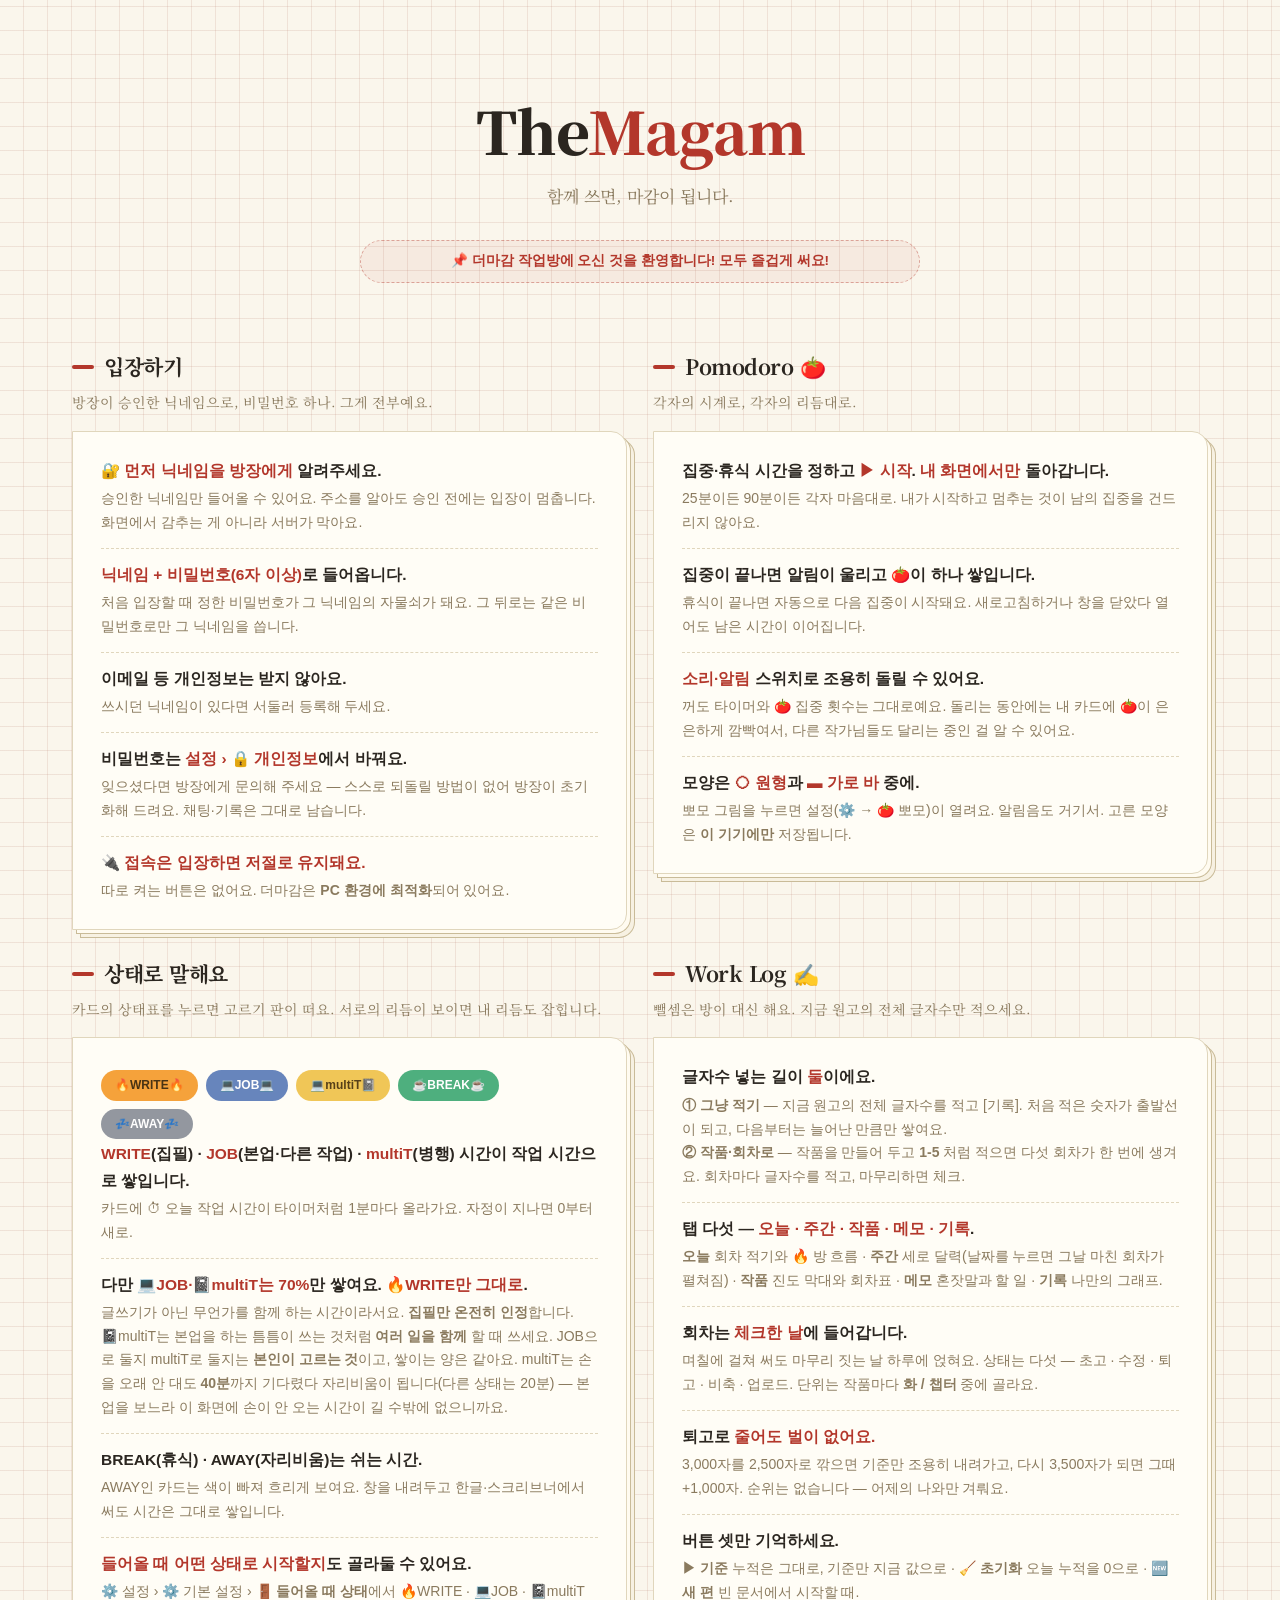
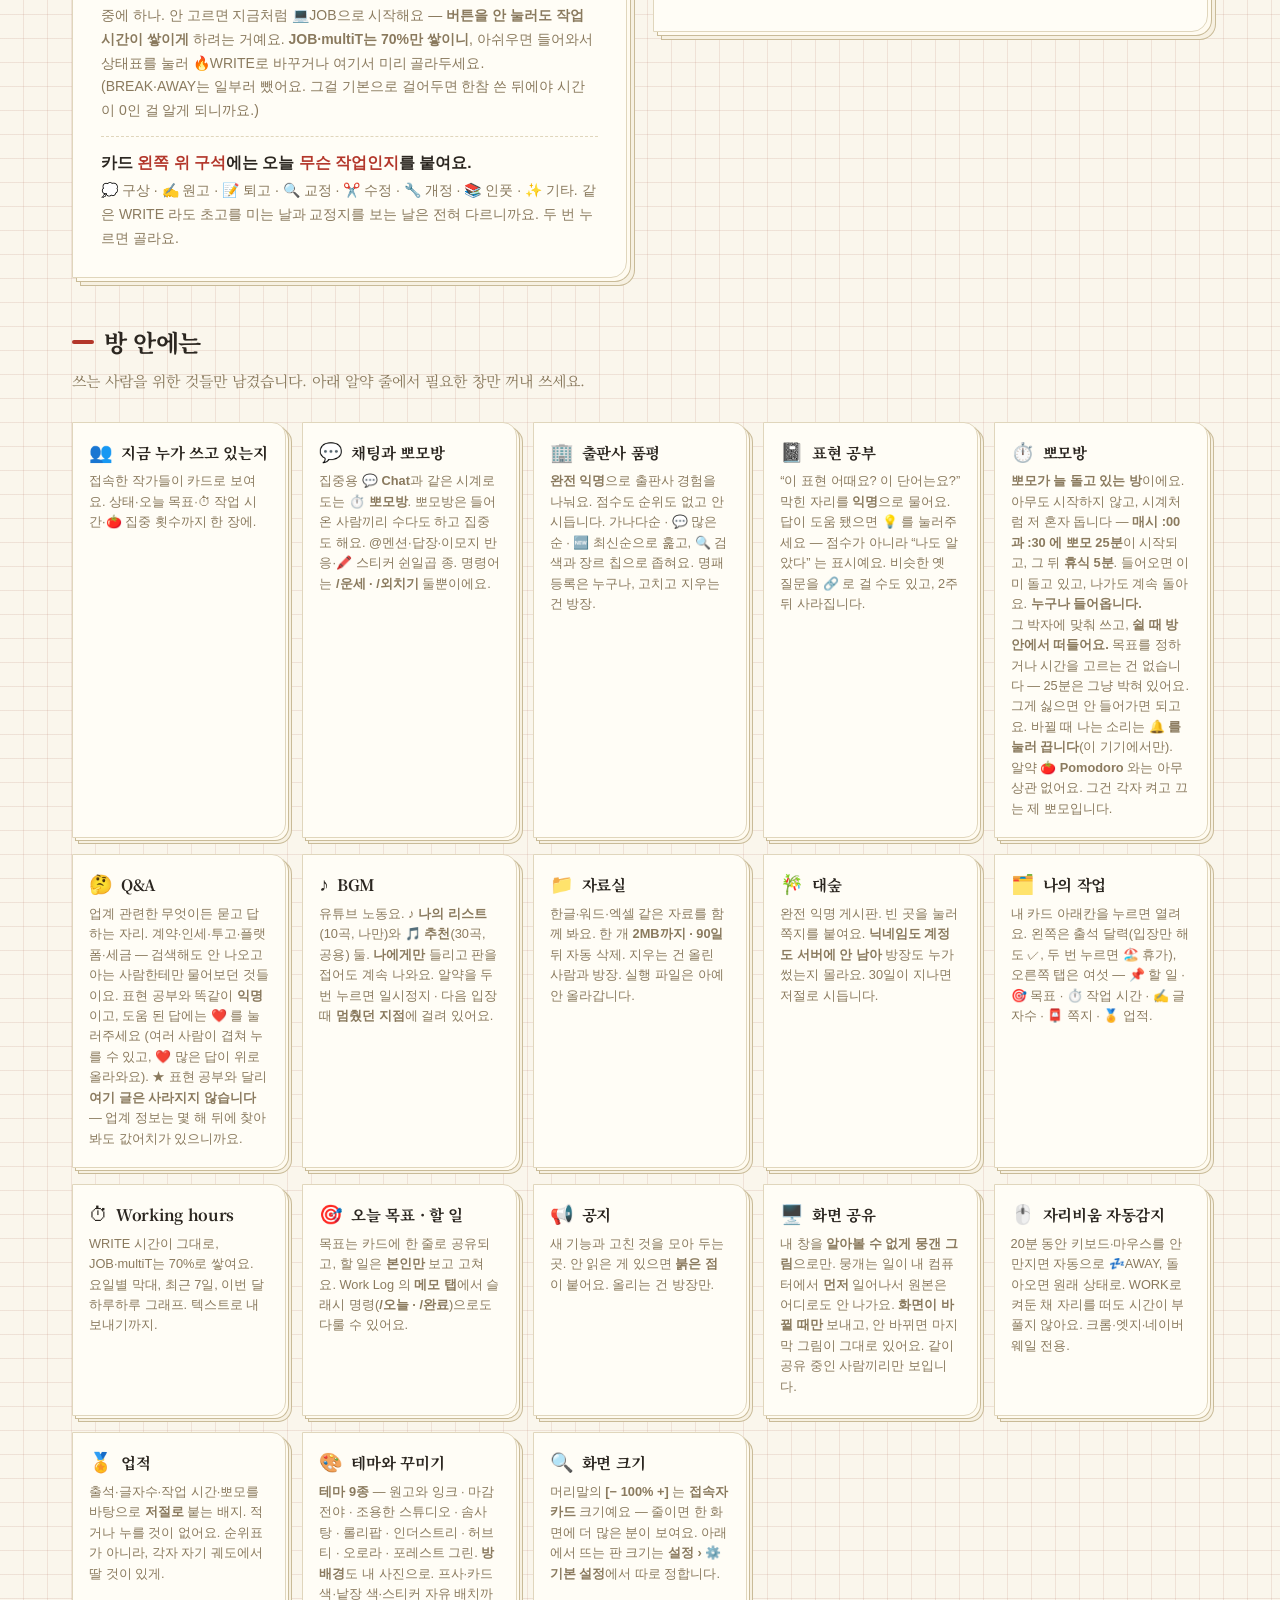
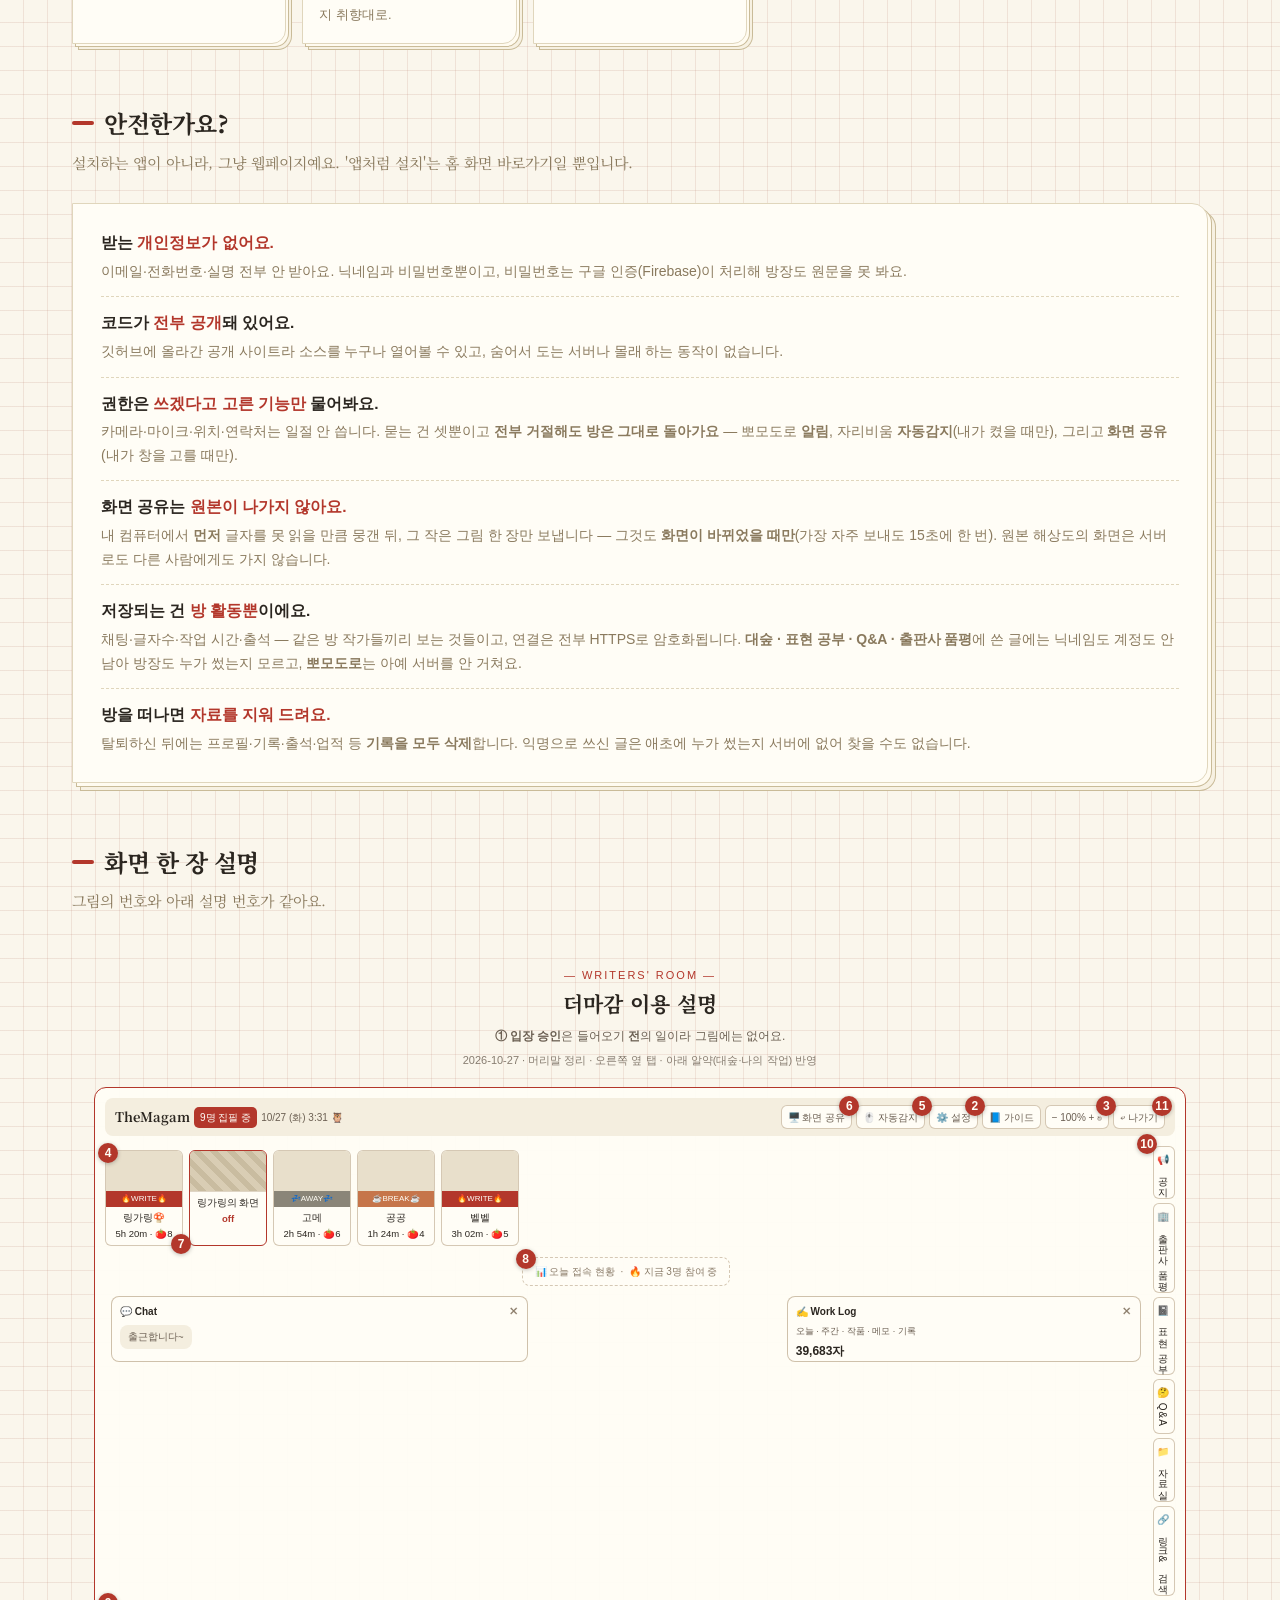
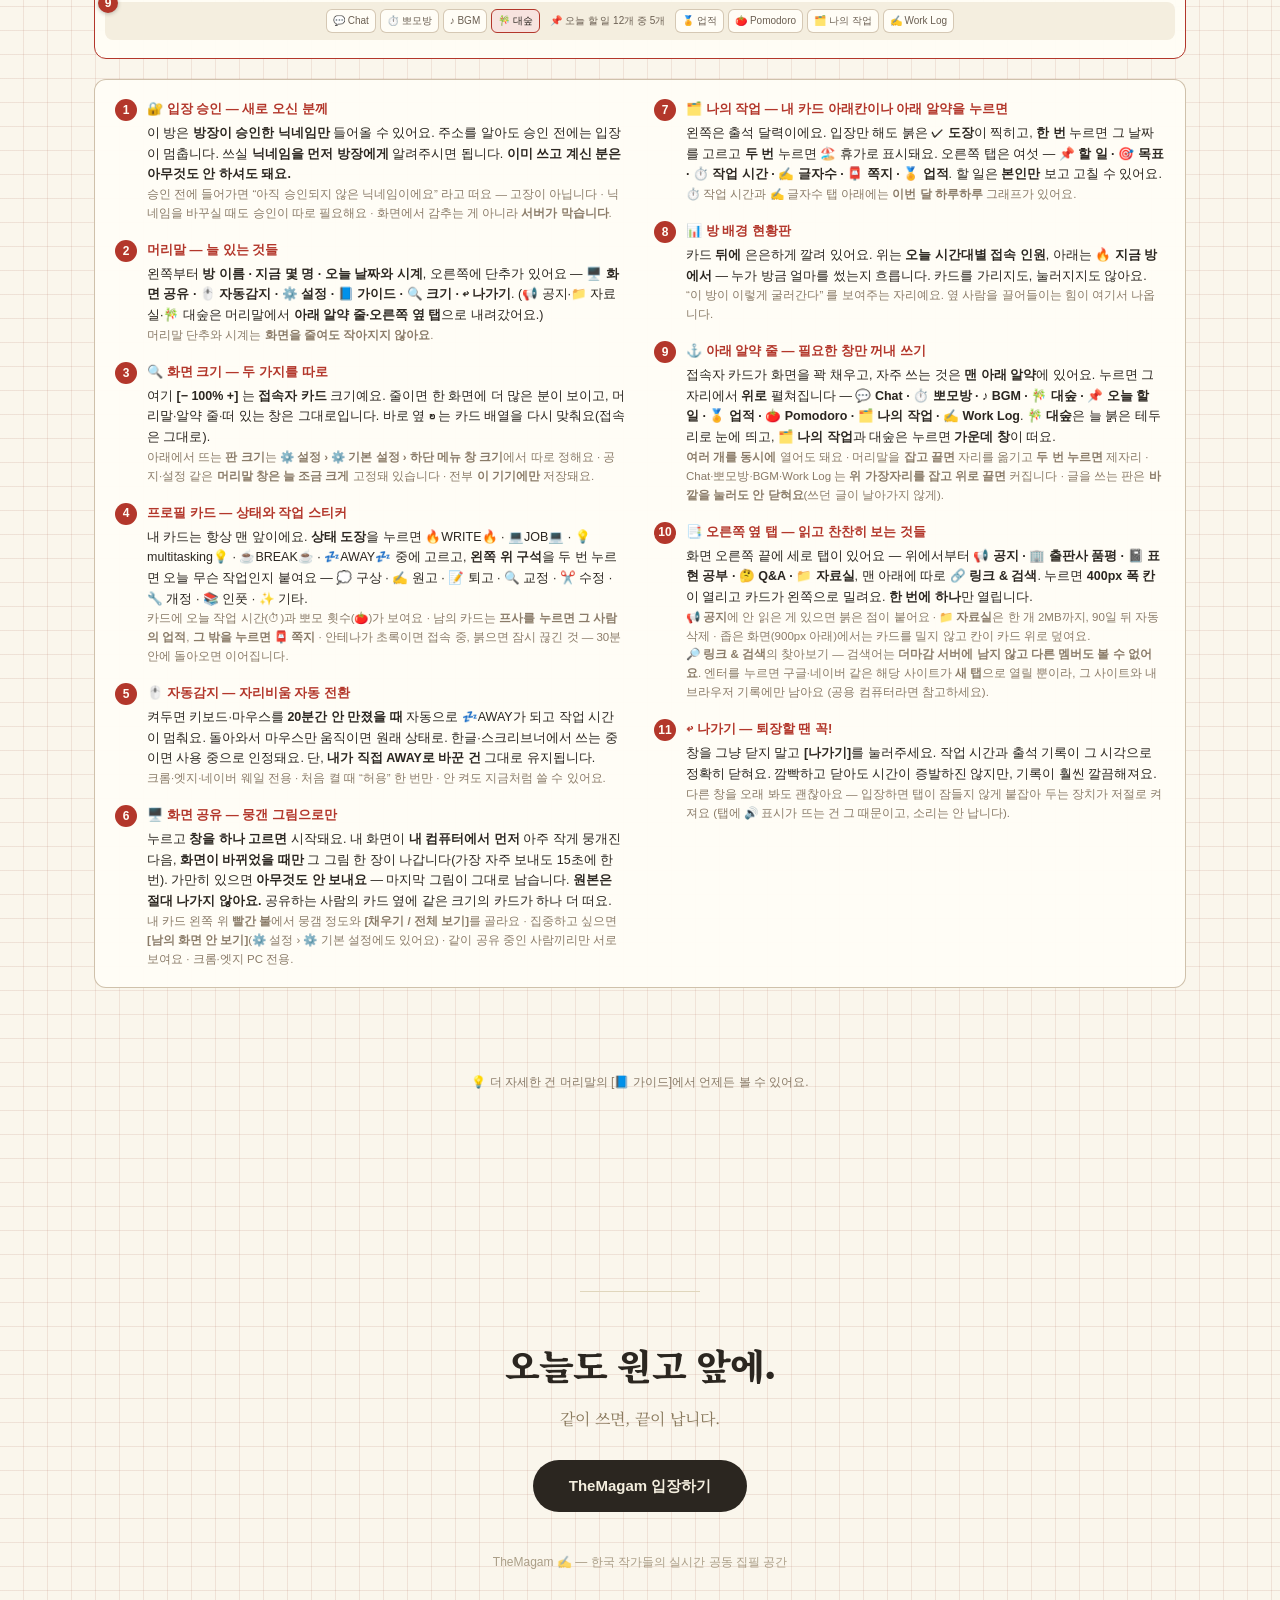
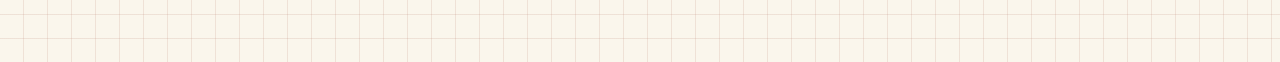
<file: guide.html>
<!DOCTYPE html>
<!-- TheMagam © 그링링 · 무단 복제·재배포 금지 -->
<html lang="ko">
<head>
<meta charset="UTF-8">
<meta name="viewport" content="width=device-width, initial-scale=1.0">
<title>TheMagam — 가이드</title>
<meta name="description" content="TheMagam 작업방 가이드 — 함께 쓰면, 마감이 됩니다.">
<link rel="preconnect" href="https://fonts.gstatic.com" crossorigin>
<link href="https://fonts.googleapis.com/css2?family=Noto+Serif+KR:wght@400;600;700;900&display=swap" rel="stylesheet">
<style>
  :root{
    --paper:#FAF6EC; --card:#FFFDF6; --line:#E0D6BC;
    --ink:#2B2620; --muted:#8A7A5E; --red:#B3372B;
    --serif:"Noto Serif KR",serif;
    --sans:-apple-system,BlinkMacSystemFont,"Pretendard","Apple SD Gothic Neo","Noto Sans KR",sans-serif;
  }
  *{margin:0;padding:0;box-sizing:border-box;}
  body{
    font-family:var(--sans);color:var(--ink);background:var(--paper);
    background-image:
      repeating-linear-gradient(90deg,transparent 0 23px,rgba(163,88,70,.13) 23px 24px),
      repeating-linear-gradient(0deg,transparent 0 23px,rgba(163,88,70,.13) 23px 24px);
    line-height:1.7;
  }
  /* [넓힘 2026-08-22 — 콩] 820 → 1180px.
     "길어지기보다 한 화면에 많이 들어오는 방향이 좋아" (콩).
     글 줄이 지나치게 길어지지 않도록, 안쪽 낱장(.sheet)은 따로 잡습니다. */
  .wrap{max-width:1180px;margin:0 auto;padding:0 22px;}

  /* ── 히어로 ── */
  .hero{padding:96px 0 66px;text-align:center;}   /* 아래 여백 110→66px (60%) */
  .hero .stamp{
    display:inline-block;font-family:var(--serif);font-weight:700;font-size:13px;
    color:var(--paper);background:var(--red);padding:4px 14px;border-radius:4px;
    letter-spacing:4px;margin-bottom:22px;
  }
  .hero h1{
    font-family:var(--serif);font-weight:900;font-size:clamp(38px,7vw,58px);
    letter-spacing:-1px;line-height:1.2;
  }
  .hero h1 em{font-style:normal;color:var(--red);}
  .hero .tag{
    margin-top:16px;font-family:var(--serif);font-size:17px;color:var(--muted);
  }
  .hero .cta{
    display:inline-block;margin-top:34px;background:var(--red);color:#FAF6EC;
    font-weight:800;font-size:16px;padding:14px 38px;border-radius:999px;
    text-decoration:none;box-shadow:0 4px 14px rgba(179,55,43,.3);
    transition:transform .15s ease;
  }
  .hero .cta:hover{transform:translateY(-2px);}
  .notice{
    max-width:560px;margin:30px auto 0;background:rgba(179,55,43,.06);
    border:1px dashed rgba(179,55,43,.4);border-radius:999px;
    padding:9px 22px;font-size:13.5px;color:var(--red);font-weight:600;
  }

  /* ── 섹션 공통 ── */
  /* [고침] .wrap(클래스)이 section(요소)보다 우선이라 위아래 여백이 0으로 덮였었음.
     같은 무게(section.wrap)로 지정해 좌우 22px까지 한 번에. */
  section.wrap{padding:44px 22px 15px;}
  .h2{
    display:flex;align-items:center;gap:10px;
    font-family:var(--serif);font-weight:700;font-size:24px;letter-spacing:-0.5px;
    margin-bottom:6px;
  }
  .h2::before{content:"";width:22px;height:4px;border-radius:2px;background:var(--red);}
  .lead{font-size:15px;color:var(--muted);margin-bottom:28px;font-family:var(--serif);}

  /* ── [2026-08-22 — 콩] 위쪽 넷을 두 칸으로 ──
     입장 / 상태 / 워크 로그 / 뽀모. 세로로 늘어놓으면 스크롤이 길어져서
     "이게 다 뭐지" 가 됩니다. 두 칸이면 한 화면에 넷이 들어와요.
     좁은 화면(1000px 미만)에서는 저절로 한 칸으로 돌아갑니다. */
  .duo{display:grid;grid-template-columns:repeat(auto-fit,minmax(420px,1fr));gap:26px;align-items:start;}
  .duo > section.wrap{padding:0;max-width:none;}
  .duo .h2{font-size:21px;}
  .duo .lead{margin-bottom:16px;font-size:14px;}

  /* 낱장 카드 */
  .sheet{
    background:var(--card);border:1px solid var(--line);border-radius:0 16px 16px 0;
    padding:26px 28px;
    box-shadow:4px 4px 0 -1px #FFFBF0,4px 4px 0 0 #C9BB98,8px 8px 0 -1px #F7F1E2,8px 8px 0 0 #C9BB98;
  }
  .sheet + .sheet{margin-top:26px;}
  dl.steps div{padding:13px 0;border-bottom:1px dashed var(--line);}
  dl.steps div:last-child{border-bottom:none;padding-bottom:0;}
  dl.steps div:first-child{padding-top:0;}
  dl.steps dt{font-weight:800;font-size:15.5px;}
  dl.steps dt b{color:var(--red);}
  dl.steps dd{font-size:14px;color:var(--muted);margin-top:3px;}

  /* 상태 알약 */
  .pills{display:flex;flex-wrap:wrap;gap:8px;margin:6px 0 2px;}
  .pill{font-size:12px;font-weight:800;padding:5px 14px;border-radius:999px;color:#fff;opacity:.92;}
  .p-write{background:#F59B2C;color:#3A2200;}
  .p-job{background:#5B7BB8;}
  .p-multi{background:#EFC24A;color:#4A3106;}
  .p-break{background:#3FA974;}
  .p-away{background:#8A8F98;}

  /* 기능 그리드 — [2026-08-22 — 콩] 한 줄에 다섯.
     기능이 열넷으로 늘어서, 셋씩 놓으면 다섯 줄이 됩니다.
     최소 폭 200px 이라 화면이 좁아지면 넷·셋·둘로 알아서 접혀요. */
  .grid{display:grid;grid-template-columns:repeat(auto-fit,minmax(200px,1fr));gap:16px;}
  .feat{
    background:var(--card);border:1px solid var(--line);border-radius:0 14px 14px 0;
    padding:20px 20px 22px;
    box-shadow:3px 3px 0 -1px #FFFBF0,3px 3px 0 0 #C9BB98,6px 6px 0 -1px #F7F1E2,6px 6px 0 0 #C9BB98;
  }
  .feat .ico{font-size:24px;}
  /* [2026-08-22 — 콩] 이모지와 제목을 **한 줄**로.
     세로로 쌓으면 칸마다 두 줄을 먹어서, 열여섯 칸이면 서른두 줄이
     그림값으로만 나갑니다. 나란히 두면 그만큼 내용이 들어와요. */
  .feat .head{display:flex;align-items:center;gap:8px;margin-bottom:6px;}
  .feat .head .ico{font-size:19px;line-height:1;flex:0 0 auto;}
  .feat .head h3{margin:0;}
  .feat h3{font-family:var(--serif);font-weight:700;font-size:15.5px;margin:7px 0 5px;letter-spacing:-0.3px;}
  .feat p{font-size:12.8px;color:var(--muted);line-height:1.6;}
  .feat{padding:16px 16px 18px;}
  .feat .ico{font-size:21px;}

  /* 푸터 CTA */
  .foot{padding:70px 0 90px;text-align:center;}
  .foot .rule{width:120px;height:1px;background:var(--line);margin:0 auto 42px;}
  .foot h2{font-family:var(--serif);font-weight:900;font-size:clamp(26px,5vw,36px);letter-spacing:-0.8px;}
  .foot p{margin-top:10px;color:var(--muted);font-family:var(--serif);}
  .foot .cta{
    display:inline-block;margin-top:28px;background:var(--ink);color:#F5EFDF;
    font-weight:800;font-size:15px;padding:13px 36px;border-radius:999px;text-decoration:none;
  }
  .foot small{display:block;margin-top:40px;font-size:12px;color:var(--muted);opacity:.7;}

/* ═══ [통합 2026-08-12] 한 장 설명 (옛 manual.html) — #onepage 안에서만 ═══ */
#onepage .paper{ background:#FAF6EC;
    background-image:repeating-linear-gradient(90deg,transparent 0 23px,rgba(163,88,70,.12) 23px 24px),repeating-linear-gradient(0deg,transparent 0 23px,rgba(163,88,70,.12) 23px 24px);
    /* [넓힘 2026-08-22 — 콩] 720px → 폭 가득. 좁아서 아래 알약 줄이
       두 줄로 접혔습니다. 이 그림은 **한눈에 보는 것**이 목적이라
       접히면 뜻이 반으로 줄어요. */
    border-radius:16px; padding:24px 22px; max-width:none; width:100%; }
#onepage .head{ text-align:center; margin-bottom:18px; }
#onepage .eyebrow{ font-size:11px; color:#B3372B; letter-spacing:2px; font-weight:500; }
#onepage .title{ font-family:'Noto Serif KR',serif; font-size:21px; font-weight:700; color:#2B2620; margin-top:2px; }
#onepage .sub{ font-size:12px; color:#6B5F52; margin-top:4px; }
#onepage /* ── 화면 미니어처 ── */
  .screen{ background:rgba(255,253,246,.96); border:1.5px solid #B3372B; border-radius:12px; padding:10px; margin-bottom:20px; }
#onepage .topbar{ display:flex; align-items:center; flex-wrap:wrap; row-gap:9px; gap:5px; background:#F4EEDF; border-radius:8px; padding:7px 10px; margin-bottom:8px; font-size:11px; color:#6B5F52; }
#onepage .brand{ font-family:'Noto Serif KR',serif; font-weight:700; color:#2B2620; font-size:13px; }
#onepage .redpill{ background:#B3372B; color:#FFFDF6; border-radius:5px; padding:2px 6px; font-size:10px; }
/* [2026-08-22] 머리말 알약이 열 개라 아슬아슬합니다 — 재어 보니 1052px
   자리에 1001px 이었어요. 화면이 조금만 좁아도 두 줄로 접힙니다.
   글자와 여백을 한 눈금씩 줄여 숨통을 틔웁니다(≈1001 → 900px). */
#onepage .shell{ display:flex; gap:6px; align-items:stretch; }
#onepage .shell-main{ flex:1; min-width:0; }
#onepage .sidecol{ display:flex; flex-direction:column; gap:4px; width:22px; flex:0 0 22px; position:relative; margin-top:2px; }
#onepage .sidecol .tool{ writing-mode:vertical-rl; padding:6px 3px; text-align:center; letter-spacing:1px; }
#onepage .sidecol .tool.bot{ margin-top:auto; }
#onepage .tool.on{ background:#F7E3DF; border-color:#B3372B; color:#2B2620; }
#onepage .tool{ background:#FFFDF6; border:1px solid rgba(150,120,80,.4); border-radius:6px; padding:2.5px 6px; font-size:10px; white-space:nowrap; position:relative; }
#onepage .topbar{ gap:4px; }
#onepage .cols{ display:flex; gap:8px; }
#onepage .panel{ background:#FFFDF6; border:1px solid rgba(150,120,80,.35); border-radius:8px; padding:8px; position:relative; min-height:150px; }
#onepage .p-chat{ flex:0 0 27%; }
#onepage .p-cards{ flex:1; display:flex; flex-wrap:wrap; gap:6px; align-content:flex-start; align-items:stretch; }
#onepage .p-right{ flex:0 0 27%; display:flex; flex-direction:column; gap:8px; min-height:0; }
#onepage .p-title{ font-size:11px; font-weight:500; color:#2B2620; margin-bottom:6px; }
#onepage .bubble{ background:#F4EEDF; border-radius:8px; padding:4px 8px; font-size:10px; color:#6B5F52; margin-bottom:4px; width:fit-content; }
/* ★★ [고침 2026-08-22 — 콩] 번호 배지가 **잘려서** 안 보였습니다.
   카드에 overflow:hidden 이 걸려 있는데, 배지는 top:-8px 처럼 카드
   **밖으로** 나가 앉거든요. 잘린 줄 모르고 "번호가 왜 없지" 가 됩니다.
   → 카드는 넘치게 두고, 안쪽 조각들이 각자 모서리를 둥글게 처리합니다. */
#onepage .card{ width:78px; border:1px solid rgba(150,120,80,.4); border-radius:6px; overflow:visible; font-size:9.5px; text-align:center; background:#FFFDF6; position:relative; }
#onepage .card .ph{ height:40px; background:#E8DFCB; border-radius:5px 5px 0 0; }
#onepage .card .nm{ border-radius:0 0 5px 5px; }
#onepage .card .st{ background:#B3372B; color:#FFFDF6; font-size:8px; padding:1px 0; }
#onepage .card .nm{ padding:3px 2px; color:#2B2620; }
#onepage .mini{ background:#FFFDF6; border:1px solid rgba(150,120,80,.35); border-radius:8px; padding:8px; position:relative; flex:1; }
#onepage .num{ position:absolute; width:20px; height:20px; border-radius:50%; background:#B3372B; color:#FFFDF6; font-size:12px; font-weight:700; display:flex; align-items:center; justify-content:center; box-shadow:0 1px 4px rgba(0,0,0,.25); z-index:2; }
#onepage /* ── 설명 목록 ── */
  /* [2026-08-22 — 콩] 두 칸으로. 그림이 넓어진 만큼 설명도 나란히 놓으면
     한 화면에 훨씬 많이 들어옵니다. 좁아지면 저절로 한 칸으로 돌아가요.
     ★ 칸을 넘나들며 잘리지 않게 break-inside 를 막습니다. */
  .desc{ background:rgba(255,253,246,.96); border:1px solid rgba(150,120,80,.45); border-radius:12px; padding:18px 20px;
         columns:2; column-gap:28px; }
#onepage .desc .item{ break-inside:avoid; -webkit-column-break-inside:avoid; page-break-inside:avoid; margin-bottom:16px; }
@media (max-width:900px){ #onepage .desc{ columns:1; } }
#onepage .item{ display:flex; gap:10px; margin-bottom:12px; }
#onepage .item:last-child{ margin-bottom:0; }
#onepage .dnum{ flex:0 0 22px; height:22px; border-radius:50%; background:#B3372B; color:#FFFDF6; font-size:12px; font-weight:700; display:flex; align-items:center; justify-content:center; margin-top:1px; }
#onepage .item h4{ margin:0 0 3px; font-size:13px; font-weight:600; color:#B3372B; }
#onepage .item p{ margin:0; font-size:12.5px; color:#2B2620; line-height:1.65; }
#onepage .item .tip{ color:#8A7B68; font-size:11.5px; }
#onepage b{ font-weight:600; }
#onepage .foot{ text-align:center; font-size:12px; color:#8A7B68; margin-top:14px; }
#onepage .paper{ margin:0 auto; box-shadow:none; }
/* [2026-09-30] 접속 유지 절 CSS 는 절과 함께 뺐습니다 */

</style>
</head>
<body>

<!-- ═══════════ 히어로 ═══════════ -->
<header class="hero wrap">
  <h1>The<em>Magam</em></h1>
  <p class="tag">함께 쓰면, 마감이 됩니다.</p>
  <!-- [뺌 2026-08-22 — 콩] 맨 위 [지금 입장하기] 단추를 없앴습니다.
       "아래를 안 살펴보고 입장해;;;" — 가이드에 온 사람이 첫 화면에서
       바로 나가 버리면 가이드가 아무 일도 못 합니다.
       ★ 들어가는 문은 **맨 아래**에 그대로 있어요. 다 읽고 나서 누르는
         자리라, 거기 하나면 충분합니다. -->
  <div class="notice">📌 더마감 작업방에 오신 것을 환영합니다! 모두 즐겁게 써요!</div>
</header>

<!-- ═══════════ [재배치 2026-08-22 — 콩] 입장 · 상태 · 워크 로그 · 뽀모
       ---------------------------------------------------------------------
       차례: 입장 → **뽀모 → 상태 → 워크 로그** (콩 확정 2026-10-27; 전에는 입장 → 워크 로그 → 뽀모 → 상태).
       매일 여는 판이 워크 로그라 앞으로 왔고, 상태는 한 번 익히면
       더 볼 일이 없어 뒤로 갔습니다. 뽀모는 쓰는 사람만 써요.
       그리고 넷을 **두 칸**으로 묶었습니다 — 세로로 늘어놓으면 스크롤만
       길어지고 "이게 다 뭐지" 가 되거든요 (콩: "한 화면에 많이").
       ═══════════════════════════════════════════════════════════════ -->
<div class="wrap duo">

<section class="wrap">
  <h2 class="h2">입장하기</h2>
  <p class="lead">방장이 승인한 닉네임으로, 비밀번호 하나. 그게 전부예요.</p>
  <div class="sheet">
    <dl class="steps">
      <div>
        <dt><b>🔐 먼저 닉네임을 방장에게</b> 알려주세요.</dt>
        <dd>승인한 닉네임만 들어올 수 있어요. 주소를 알아도 승인 전에는 입장이 멈춥니다.
            화면에서 감추는 게 아니라 서버가 막아요.</dd>
      </div>
      <div>
        <dt><b>닉네임 + 비밀번호(6자 이상)</b>로 들어옵니다.</dt>
        <dd>처음 입장할 때 정한 비밀번호가 그 닉네임의 자물쇠가 돼요. 그 뒤로는 같은 비밀번호로만 그 닉네임을 씁니다.</dd>
      </div>
      <div>
        <dt>이메일 등 개인정보는 받지 않아요.</dt>
        <dd>쓰시던 닉네임이 있다면 서둘러 등록해 두세요.</dd>
      </div>
      <div>
        <dt>비밀번호는 <b>설정 › 🔒 개인정보</b>에서 바꿔요.</dt>
        <dd>잊으셨다면 방장에게 문의해 주세요 — 스스로 되돌릴 방법이 없어 방장이 초기화해 드려요. 채팅·기록은 그대로 남습니다.</dd>
      </div>
      <div>
        <dt><b>🔌 접속은 입장하면 저절로 유지돼요.</b></dt>
        <dd>따로 켜는 버튼은 없어요. 더마감은 <b>PC 환경에 최적화</b>되어 있어요.</dd>
      </div>
    </dl>
  </div>
</section>

<section class="wrap">
  <h2 class="h2">Pomodoro 🍅</h2>
  <p class="lead">각자의 시계로, 각자의 리듬대로.</p>
  <div class="sheet">
    <dl class="steps">
      <div>
        <dt>집중·휴식 시간을 정하고 <b>▶ 시작</b>. <b>내 화면에서만</b> 돌아갑니다.</dt>
        <dd>25분이든 90분이든 각자 마음대로. 내가 시작하고 멈추는 것이 남의 집중을 건드리지 않아요.</dd>
      </div>
      <div>
        <dt>집중이 끝나면 알림이 울리고 🍅이 하나 쌓입니다.</dt>
        <dd>휴식이 끝나면 자동으로 다음 집중이 시작돼요. 새로고침하거나 창을 닫았다 열어도 남은 시간이 이어집니다.</dd>
      </div>
      <div>
        <dt><b>소리·알림</b> 스위치로 조용히 돌릴 수 있어요.</dt>
        <dd>꺼도 타이머와 🍅 집중 횟수는 그대로예요. 돌리는 동안에는 내 카드에 🍅이 은은하게 깜빡여서, 다른 작가님들도 달리는 중인 걸 알 수 있어요.</dd>
      </div>
      <div>
        <dt>모양은 <b>◯ 원형</b>과 <b>▬ 가로 바</b> 중에.</dt>
        <dd>뽀모 그림을 누르면 설정(⚙️ → 🍅 뽀모)이 열려요. 알림음도 거기서. 고른 모양은 <b>이 기기에만</b> 저장됩니다.</dd>
      </div>
    </dl>
  </div>
</section>

<section class="wrap">
  <h2 class="h2">상태로 말해요</h2>
  <p class="lead">카드의 상태표를 누르면 고르기 판이 떠요. 서로의 리듬이 보이면 내 리듬도 잡힙니다.</p>
  <div class="sheet">
    <div class="pills">
      <span class="pill p-write">🔥WRITE🔥</span>
      <span class="pill p-job">💻JOB💻</span>
      <span class="pill p-multi">💻multiT📓</span>
      <span class="pill p-break">☕BREAK☕</span>
      <span class="pill p-away">💤AWAY💤</span>
    </div>
    <dl class="steps">
      <div>
        <dt><b>WRITE</b>(집필) · <b>JOB</b>(본업·다른 작업) · <b>multiT</b>(병행) 시간이 작업 시간으로 쌓입니다.</dt>
        <dd>카드에 ⏱ 오늘 작업 시간이 타이머처럼 1분마다 올라가요. 자정이 지나면 0부터 새로.</dd>
      </div>
      <div>
        <dt>다만 <b>💻JOB·📓multiT는 70%</b>만 쌓여요. <b>🔥WRITE만 그대로</b>.</dt>
        <dd>글쓰기가 아닌 무언가를 함께 하는 시간이라서요. <b>집필만 온전히 인정</b>합니다.<br>
           📓multiT는 본업을 하는 틈틈이 쓰는 것처럼 <b>여러 일을 함께</b> 할 때 쓰세요.
           JOB으로 둘지 multiT로 둘지는 <b>본인이 고르는 것</b>이고, 쌓이는 양은 같아요.
           multiT는 손을 오래 안 대도 <b>40분</b>까지 기다렸다 자리비움이 됩니다(다른 상태는 20분) —
           본업을 보느라 이 화면에 손이 안 오는 시간이 길 수밖에 없으니까요.</dd>
      </div>
      <div>
        <dt>BREAK(휴식) · AWAY(자리비움)는 쉬는 시간.</dt>
        <dd>AWAY인 카드는 색이 빠져 흐리게 보여요. 창을 내려두고 한글·스크리브너에서 써도 시간은 그대로 쌓입니다.</dd>
      </div>
      <div>
        <dt><b>들어올 때 어떤 상태로 시작할지</b>도 골라둘 수 있어요.</dt>
        <dd>⚙️ 설정 › ⚙️ 기본 설정 › <b>🚪 들어올 때 상태</b>에서 🔥WRITE · 💻JOB · 📓multiT 중에 하나.
            안 고르면 지금처럼 💻JOB으로 시작해요 — <b>버튼을 안 눌러도 작업 시간이 쌓이게</b> 하려는 거예요.
            <b>JOB·multiT는 70%만 쌓이니</b>, 아쉬우면 들어와서 상태표를 눌러 🔥WRITE로 바꾸거나 여기서 미리 골라두세요.<br>
            (BREAK·AWAY는 일부러 뺐어요. 그걸 기본으로 걸어두면 한참 쓴 뒤에야 시간이 0인 걸 알게 되니까요.)</dd>
      </div>
      <div>
        <dt>카드 <b>왼쪽 위 구석</b>에는 오늘 <b>무슨 작업인지</b>를 붙여요.</dt>
        <dd>💭 구상 · ✍️ 원고 · 📝 퇴고 · 🔍 교정 · ✂️ 수정 · 🔧 개정 · 📚 인풋 · ✨ 기타.
            같은 WRITE 라도 초고를 미는 날과 교정지를 보는 날은 전혀 다르니까요. 두 번 누르면 골라요.</dd>
      </div>
    </dl>
  </div>
</section>

<section class="wrap">
  <h2 class="h2">Work Log ✍️</h2>
  <p class="lead">뺄셈은 방이 대신 해요. 지금 원고의 전체 글자수만 적으세요.</p>
  <div class="sheet">
    <dl class="steps">
      <div>
        <dt>글자수 넣는 길이 <b>둘</b>이에요.</dt>
        <dd><b>① 그냥 적기</b> — 지금 원고의 전체 글자수를 적고 [기록]. 처음 적은 숫자가 출발선이 되고,
            다음부터는 늘어난 만큼만 쌓여요.<br>
            <b>② 작품·회차로</b> — 작품을 만들어 두고 <b>1-5</b> 처럼 적으면 다섯 회차가 한 번에 생겨요.
            회차마다 글자수를 적고, 마무리하면 체크.</dd>
      </div>
      <div>
        <dt>탭 다섯 — <b>오늘 · 주간 · 작품 · 메모 · 기록</b>.</dt>
        <dd><b>오늘</b> 회차 적기와 🔥 방 흐름 · <b>주간</b> 세로 달력(날짜를 누르면 그날 마친 회차가 펼쳐짐) ·
            <b>작품</b> 진도 막대와 회차표 · <b>메모</b> 혼잣말과 할 일 · <b>기록</b> 나만의 그래프.</dd>
      </div>
      <div>
        <dt>회차는 <b>체크한 날</b>에 들어갑니다.</dt>
        <dd>며칠에 걸쳐 써도 마무리 짓는 날 하루에 얹혀요. 상태는 다섯 — 초고 · 수정 · 퇴고 · 비축 · 업로드.
            단위는 작품마다 <b>화 / 챕터</b> 중에 골라요.</dd>
      </div>
      <div>
        <dt>퇴고로 <b>줄어도 벌이 없어요.</b></dt>
        <dd>3,000자를 2,500자로 깎으면 기준만 조용히 내려가고, 다시 3,500자가 되면 그때 +1,000자.
            순위는 없습니다 — 어제의 나와만 겨뤄요.</dd>
      </div>
      <div>
        <dt>버튼 셋만 기억하세요.</dt>
        <dd><b>▶ 기준</b> 누적은 그대로, 기준만 지금 값으로 · <b>🧹 초기화</b> 오늘 누적을 0으로 ·
            <b>🆕 새 편</b> 빈 문서에서 시작할 때.</dd>
      </div>
    </dl>
  </div>
</section>

<!-- ═══ [전면 개편 2026-08-22] 옛 "Letters ✍️" → 워크 로그 ═══
     0821~0822 개편으로 글자수 창이 통째로 바뀌었습니다. 옛 설명(오늘/내 기록
     두 탭·전체 글자수만 적기)은 이제 절반만 맞아요. 작품·회차로 관리하는
     길이 새로 생겼고, 할 일은 메모 탭의 슬래시 명령으로 갈라졌습니다. -->
</div><!-- /.duo -->

<!-- [2026-09-30 콩] 접속 유지 절은 뺐습니다 — 입장하면 무조건 켜져서(script_alive.js)
     멤버가 할 일이 없어졌어요. 옛 주소 접속유지_가이드.html 은 가이드 맨 위로 옵니다. -->

<!-- ═══════════ 기능 그리드 ═══════════
     [넓힘 2026-08-22 — 콩] 한 줄에 다섯 칸. 빠져 있던 넷을 채웠습니다 —
     🏢 출판사 품평 · 📓 표현 공부 · 🤔 Q&amp;A · ♪ BGM · 📁 자료실.
     ★ 새 기능을 만들면 **여기에도** 한 칸 더하세요. 방에는 있는데
       가이드에 없으면, 아무도 모르는 기능이 됩니다.
     ═══════════════════════════════════════════════════════════ -->
<section class="wrap">
  <h2 class="h2">방 안에는</h2>
  <p class="lead">쓰는 사람을 위한 것들만 남겼습니다. 아래 알약 줄에서 필요한 창만 꺼내 쓰세요.</p>
  <div class="grid">
    <div class="feat"><div class="head"><span class="ico">👥</span><h3>지금 누가 쓰고 있는지</h3></div>
      <p>접속한 작가들이 카드로 보여요. 상태·오늘 목표·⏱ 작업 시간·🍅 집중 횟수까지 한 장에.</p>
    </div>
    <div class="feat"><div class="head"><span class="ico">💬</span><h3>채팅과 뽀모방</h3></div>
      <p>집중용 <b>💬 Chat</b>과 같은 시계로 도는 <b>⏱️ 뽀모방</b>. 뽀모방은 들어온 사람끼리 수다도 하고 집중도 해요.
         @멘션·답장·이모지 반응·🖍️ 스티커 쉰일곱 종. 명령어는 <b>/운세 · /외치기</b> 둘뿐이에요.</p>
    </div>
    <div class="feat"><div class="head"><span class="ico">🏢</span><h3>출판사 품평</h3></div>
      <p><b>완전 익명</b>으로 출판사 경험을 나눠요. 점수도 순위도 없고 안 시듭니다.
         가나다순 · 💬 많은 순 · 🆕 최신순으로 훑고, 🔍 검색과 장르 칩으로 좁혀요.
         명패 등록은 누구나, 고치고 지우는 건 방장.</p>
    </div>
    <div class="feat"><div class="head"><span class="ico">📓</span><h3>표현 공부</h3></div>
      <p>“이 표현 어때요? 이 단어는요?” 막힌 자리를 <b>익명</b>으로 물어요.
         답이 도움 됐으면 💡 를 눌러주세요 — 점수가 아니라 “나도 알았다” 는 표시예요.
         비슷한 옛 질문을 🔗 로 걸 수도 있고, 2주 뒤 사라집니다.</p>
    </div>
    <div class="feat"><div class="head"><span class="ico">⏱️</span><h3>뽀모방</h3></div>
      <p><b>뽀모가 늘 돌고 있는 방</b>이에요. 아무도 시작하지 않고, 시계처럼 저 혼자 돕니다 —
         <b>매시 :00 과 :30 에 뽀모 25분</b>이 시작되고, 그 뒤 <b>휴식 5분</b>.
         들어오면 이미 돌고 있고, 나가도 계속 돌아요. <b>누구나 들어옵니다.</b></p>
      <p>그 박자에 맞춰 쓰고, <b>쉴 때 방 안에서 떠들어요.</b> 목표를 정하거나 시간을 고르는 건
         없습니다 — 25분은 그냥 박혀 있어요. 그게 싫으면 안 들어가면 되고요.
         바뀔 때 나는 소리는 <b>🔔 를 눌러 끕니다</b>(이 기기에서만).</p>
      <p>알약 <b>🍅 Pomodoro</b> 와는 아무 상관 없어요. 그건 각자 켜고 끄는 제 뽀모입니다.</p>
    </div>
    <div class="feat"><div class="head"><span class="ico">🤔</span><h3>Q&amp;A</h3></div>
      <p>업계 관련한 무엇이든 묻고 답하는 자리. 계약·인세·투고·플랫폼·세금 —
         검색해도 안 나오고 아는 사람한테만 물어보던 것들이요.
         표현 공부와 똑같이 <b>익명</b>이고, 도움 된 답에는 ❤️ 를 눌러주세요
         (여러 사람이 겹쳐 누를 수 있고, ❤️ 많은 답이 위로 올라와요).
         ★ 표현 공부와 달리 <b>여기 글은 사라지지 않습니다</b> —
         업계 정보는 몇 해 뒤에 찾아봐도 값어치가 있으니까요.</p>
    </div>
    <div class="feat"><div class="head"><span class="ico">♪</span><h3>BGM</h3></div>
      <p>유튜브 노동요. <b>♪ 나의 리스트</b>(10곡, 나만)와 <b>🎵 추천</b>(30곡, 공용) 둘.
         <b>나에게만</b> 들리고 판을 접어도 계속 나와요. 알약을 두 번 누르면 일시정지 ·
         다음 입장 때 <b>멈췄던 지점</b>에 걸려 있어요.</p>
    </div>
    <div class="feat"><div class="head"><span class="ico">📁</span><h3>자료실</h3></div>
      <p>한글·워드·엑셀 같은 자료를 함께 봐요. 한 개 <b>2MB까지 · 90일</b> 뒤 자동 삭제.
         지우는 건 올린 사람과 방장. 실행 파일은 아예 안 올라갑니다.</p>
    </div>
    <div class="feat"><div class="head"><span class="ico">🎋</span><h3>대숲</h3></div>
      <p>완전 익명 게시판. 빈 곳을 눌러 쪽지를 붙여요. <b>닉네임도 계정도 서버에 안 남아</b> 방장도 누가 썼는지 몰라요.
         30일이 지나면 저절로 시듭니다.</p>
    </div>
    <div class="feat"><div class="head"><span class="ico">🗂️</span><h3>나의 작업</h3></div>
      <p>내 카드 아래칸을 누르면 열려요. 왼쪽은 출석 달력(입장만 해도 ✓, 두 번 누르면 🏖️ 휴가),
         오른쪽 탭은 여섯 — 📌 할 일 · 🎯 목표 · ⏱️ 작업 시간 · ✍️ 글자수 · 📮 쪽지 · 🏅 업적.</p>
    </div>
    <div class="feat"><div class="head"><span class="ico">⏱</span><h3>Working hours</h3></div>
      <p>WRITE 시간이 그대로, JOB·multiT는 70%로 쌓여요. 요일별 막대, 최근 7일, 이번 달 하루하루 그래프.
         텍스트로 내보내기까지.</p>
    </div>
    <div class="feat"><div class="head"><span class="ico">🎯</span><h3>오늘 목표 · 할 일</h3></div>
      <p>목표는 카드에 한 줄로 공유되고, 할 일은 <b>본인만</b> 보고 고쳐요.
         Work Log 의 <b>메모 탭</b>에서 슬래시 명령(<b>/오늘 · /완료</b>)으로도 다룰 수 있어요.</p>
    </div>
    <div class="feat"><div class="head"><span class="ico">📢</span><h3>공지</h3></div>
      <p>새 기능과 고친 것을 모아 두는 곳. 안 읽은 게 있으면 <b>붉은 점</b>이 붙어요. 올리는 건 방장만.</p>
    </div>
    <div class="feat"><div class="head"><span class="ico">🖥️</span><h3>화면 공유</h3></div>
      <p>내 창을 <b>알아볼 수 없게 뭉갠 그림</b>으로만. 뭉개는 일이 내 컴퓨터에서 <b>먼저</b> 일어나서 원본은 어디로도 안 나가요.
         <b>화면이 바뀔 때만</b> 보내고, 안 바뀌면 마지막 그림이 그대로 있어요.
         같이 공유 중인 사람끼리만 보입니다.</p>
    </div>
    <div class="feat"><div class="head"><span class="ico">🖱️</span><h3>자리비움 자동감지</h3></div>
      <p>20분 동안 키보드·마우스를 안 만지면 자동으로 💤AWAY, 돌아오면 원래 상태로.
         WORK로 켜둔 채 자리를 떠도 시간이 부풀지 않아요. 크롬·엣지·네이버 웨일 전용.</p>
    </div>
    <div class="feat"><div class="head"><span class="ico">🏅</span><h3>업적</h3></div>
      <p>출석·글자수·작업 시간·뽀모를 바탕으로 <b>저절로</b> 붙는 배지.
         적거나 누를 것이 없어요. 순위표가 아니라, 각자 자기 궤도에서 딸 것이 있게.</p>
    </div>
    <div class="feat"><div class="head"><span class="ico">🎨</span><h3>테마와 꾸미기</h3></div>
      <p><b>테마 9종</b> — 원고와 잉크 · 마감 전야 · 조용한 스튜디오 · 솜사탕 · 롤리팝 · 인더스트리 · 허브티 · 오로라 · 포레스트 그린.
         <b>방 배경</b>도 내 사진으로. 프사·카드 색·낱장 색·스티커 자유 배치까지 취향대로.</p>
    </div>
    <div class="feat"><div class="head"><span class="ico">🔍</span><h3>화면 크기</h3></div>
      <p>머리말의 <b>[− 100% +]</b> 는 <b>접속자 카드</b> 크기예요 — 줄이면 한 화면에 더 많은 분이 보여요.
         아래에서 뜨는 판 크기는 <b>설정 › ⚙️ 기본 설정</b>에서 따로 정합니다.</p>
    </div>
  </div>
</section>

<!-- ═══════════ 안전 ═══════════ -->
<section class="wrap">
  <h2 class="h2">안전한가요?</h2>
  <p class="lead">설치하는 앱이 아니라, 그냥 웹페이지예요. '앱처럼 설치'는 홈 화면 바로가기일 뿐입니다.</p>
  <div class="sheet">
    <dl class="steps">
      <div>
        <dt>받는 <b>개인정보가 없어요.</b></dt>
        <dd>이메일·전화번호·실명 전부 안 받아요. 닉네임과 비밀번호뿐이고, 비밀번호는 구글 인증(Firebase)이 처리해 방장도 원문을 못 봐요.</dd>
      </div>
      <div>
        <dt>코드가 <b>전부 공개</b>돼 있어요.</dt>
        <dd>깃허브에 올라간 공개 사이트라 소스를 누구나 열어볼 수 있고, 숨어서 도는 서버나 몰래 하는 동작이 없습니다.</dd>
      </div>
      <div>
        <dt>권한은 <b>쓰겠다고 고른 기능만</b> 물어봐요.</dt>
        <dd>카메라·마이크·위치·연락처는 일절 안 씁니다. 묻는 건 셋뿐이고 <b>전부 거절해도 방은 그대로 돌아가요</b> —
        뽀모도로 <b>알림</b>, 자리비움 <b>자동감지</b>(내가 켰을 때만), 그리고 <b>화면 공유</b>(내가 창을 고를 때만).</dd>
      </div>
      <div>
        <dt>화면 공유는 <b>원본이 나가지 않아요.</b></dt>
        <dd>내 컴퓨터에서 <b>먼저</b> 글자를 못 읽을 만큼 뭉갠 뒤, 그 작은 그림 한 장만 보냅니다 —
        그것도 <b>화면이 바뀌었을 때만</b>(가장 자주 보내도 15초에 한 번).
        원본 해상도의 화면은 서버로도 다른 사람에게도 가지 않습니다.</dd>
      </div>
      <div>
        <dt>저장되는 건 <b>방 활동뿐</b>이에요.</dt>
        <dd>채팅·글자수·작업 시간·출석 — 같은 방 작가들끼리 보는 것들이고, 연결은 전부 HTTPS로 암호화됩니다.
        <b>대숲 · 표현 공부 · Q&amp;A · 출판사 품평</b>에 쓴 글에는 닉네임도 계정도 안 남아 방장도 누가 썼는지 모르고,
        <b>뽀모도로</b>는 아예 서버를 안 거쳐요.</dd>
      </div>
      <div>
        <dt>방을 떠나면 <b>자료를 지워 드려요.</b></dt>
        <dd>탈퇴하신 뒤에는 프로필·기록·출석·업적 등 <b>기록을 모두 삭제</b>합니다.
        익명으로 쓰신 글은 애초에 누가 썼는지 서버에 없어 찾을 수도 없습니다.</dd>
      </div>
    </dl>
  </div>
</section>


<!-- ═══════════ 화면 한 장 설명 ═══════════
     [다시 그림 2026-08-22 — 콩] 옛 그림은 2026-08-12 배치였습니다.
     그 사이에 머리말 알약이 열 개로 늘고, 아래 알약 줄의 차례가 바뀌고,
     Letters 가 Work Log 로 갈렸어요. 그림과 방이 다르면 설명이 아니라
     혼란이 되므로 통째로 다시 그립니다.
     ★ 배치를 바꿀 때는 **여기 그림도 함께** 보세요.
     ═══════════════════════════════════════════════════════════ -->
<section class="wrap" id="onepage">
  <h2 class="h2">화면 한 장 설명</h2>
  <p class="lead">그림의 번호와 아래 설명 번호가 같아요.</p>
  <div class="paper">
  <div class="head">
    <div class="eyebrow">— WRITERS' ROOM —</div>
    <div class="title">더마감 이용 설명</div>
    <div class="sub"><b>① 입장 승인</b>은 들어오기 <b>전</b>의 일이라 그림에는 없어요.</div>
    <div class="sub" style="font-size:11px; opacity:.8;">2026-10-27 · 머리말 정리 · 오른쪽 옆 탭 · 아래 알약(대숲·나의 작업) 반영</div>
  </div>

  <!-- 화면 미니어처 -->
  <div class="screen">
    <!-- 머리말 -->
    <div class="topbar">
      <span class="brand">TheMagam</span>
      <span class="redpill">9명 집필 중</span>
      <span class="tool" style="background:transparent;border:none;padding-left:0;">10/27 (화) 3:31 🦉</span>
      <span style="flex:1"></span>
      <span class="tool">🖥️ 화면 공유<span class="num" style="top:-10px; right:-8px;">6</span></span>
      <span class="tool">🖱️ 자동감지<span class="num" style="top:-10px; right:-8px;">5</span></span>
      <span class="tool">⚙️ 설정<span class="num" style="top:-10px; right:-8px;">2</span></span>
      <span class="tool">📘 가이드</span>
      <span class="tool">− 100% + ↻<span class="num" style="top:-10px; right:-8px;">3</span></span>
      <span class="tool">↩ 나가기<span class="num" style="top:-10px; right:-8px;">11</span></span>
    </div>

    <div class="shell"><div class="shell-main">
    <!-- 접속자 카드가 화면을 꽉 채웁니다 -->
    <div class="p-cards" style="position:relative; padding:6px 0 8px;">
      <div class="card"><span class="num" style="top:-8px; left:-8px;">4</span>
        <div class="ph"></div><div class="st">🔥WRITE🔥</div>
        <div class="nm" style="position:relative;">링가링🍄<br>5h 20m · 🍅8<span class="num" style="bottom:-9px; right:-9px;">7</span></div></div>
      <div class="card" style="border-color:#B3372B;">
        <div class="ph" style="background:repeating-linear-gradient(45deg,#D9CDB4 0 6px,#C9BCA0 6px 12px);"></div>
        <div class="nm" style="border-top:1px solid rgba(150,120,80,.3);">링가링의 화면 <b style="color:#B3372B;">off</b></div>
      </div>
      <div class="card"><div class="ph"></div><div class="st" style="background:#8A8578;">💤AWAY💤</div><div class="nm">고메<br>2h 54m · 🍅6</div></div>
      <div class="card"><div class="ph"></div><div class="st" style="background:#C6754A;">☕BREAK☕</div><div class="nm">공공<br>1h 24m · 🍅4</div></div>
      <div class="card"><div class="ph"></div><div class="st">🔥WRITE🔥</div><div class="nm">벨벨<br>3h 02m · 🍅5</div></div>
    </div>

    <!-- 배경 현황판 — 카드 뒤에 늘 깔려 있습니다 -->
    <div style="text-align:center; margin:2px 0 6px;">
      <span style="display:inline-block; background:rgba(255,253,246,.75); border:1px dashed rgba(150,120,80,.4);
                   border-radius:8px; padding:5px 12px; font-size:10px; color:#8A7B68; position:relative;">
        <span class="num" style="top:-9px; left:-7px;">8</span>
        📊 오늘 접속 현황 &nbsp;·&nbsp; 🔥 지금 3명 참여 중
      </span>
    </div>

    <!-- 알약 판이 위로 펼쳐지는 모습 -->
    <div style="position:relative; height:70px;">
      <div style="position:absolute; left:6px; bottom:0; width:40%; height:66px;
                  background:rgba(255,253,246,.92); border:1px solid rgba(150,120,80,.45);
                  border-radius:8px; padding:6px 8px; font-size:10px; color:#6B5F52;">
        <b style="color:#2B2620;">💬 Chat</b>
        <span style="float:right; color:#8A7B68;">✕</span>
        <div class="bubble" style="margin-top:5px; font-size:9.5px;">출근합니다~</div>
      </div>
      <div style="position:absolute; right:6px; bottom:0; width:34%; height:66px;
                  background:rgba(255,253,246,.92); border:1px solid rgba(150,120,80,.45);
                  border-radius:8px; padding:6px 8px; font-size:10px; color:#6B5F52;">
        <b style="color:#2B2620;">✍️ Work Log</b>
        <span style="float:right; color:#8A7B68;">✕</span>
        <div style="margin-top:4px; font-size:9px;">오늘 · 주간 · 작품 · 메모 · 기록</div>
        <div style="font-size:12px; font-weight:700; color:#2B2620; margin-top:2px;">39,683자</div>
      </div>
    </div>
    </div>
    <!-- 오른쪽 옆 탭 — 위에서부터 공지 · 출판사 품평 · 표현 공부 · Q&A · 자료실, 맨 아래 따로 LINK -->
    <div class="sidecol" style="">
      <span class="num" style="top:-12px; left:-16px;">10</span>
      <span class="tool">📢 공지</span>
      <span class="tool">🏢 출판사 품평</span>
      <span class="tool">📓 표현 공부</span>
      <span class="tool">🤔 Q&amp;A</span>
      <span class="tool">📁 자료실</span>
      <span class="tool bot">🔗 링크 &amp; 검색</span>
    </div></div>

    <!-- 아래 알약 줄 -->
    <div class="topbar" style="justify-content:center; position:relative; margin-top:6px;">
      <span class="num" style="top:-9px; left:-7px;">9</span>
      <span class="tool">💬 Chat</span>
      <span class="tool">⏱️ 뽀모방</span>
      <span class="tool">♪ BGM</span>
      <span class="tool on">🎋 대숲</span>
      <span class="tool" style="background:transparent; border:none;">📌 오늘 할 일 12개 중 5개</span>
      <span class="tool">🏅 업적</span>
      <span class="tool">🍅 Pomodoro</span>
      <span class="tool">🗂️ 나의 작업</span>
      <span class="tool">✍️ Work Log</span>
    </div>
  </div>

  <!-- 설명 목록 -->
  <div class="desc">
    <div class="item"><div class="dnum">1</div><div>
      <h4>🔐 입장 승인 — 새로 오신 분께</h4>
      <p>이 방은 <b>방장이 승인한 닉네임만</b> 들어올 수 있어요. 주소를 알아도 승인 전에는 입장이 멈춥니다.
      쓰실 <b>닉네임을 먼저 방장에게</b> 알려주시면 됩니다. <b>이미 쓰고 계신 분은 아무것도 안 하셔도 돼요.</b></p>
      <p class="tip">승인 전에 들어가면 “아직 승인되지 않은 닉네임이에요” 라고 떠요 — 고장이 아닙니다 ·
      닉네임을 바꾸실 때도 승인이 따로 필요해요 · 화면에서 감추는 게 아니라 <b>서버가 막습니다</b>.</p>
    </div></div>

    <div class="item"><div class="dnum">2</div><div>
      <h4>머리말 — 늘 있는 것들</h4>
      <p>왼쪽부터 <b>방 이름 · 지금 몇 명 · 오늘 날짜와 시계</b>, 오른쪽에 단추가 있어요 —
      <b>🖥️ 화면 공유 · 🖱️ 자동감지 · ⚙️ 설정 · 📘 가이드 · 🔍 크기 · ↩ 나가기</b>.
      (📢 공지·📁 자료실·🎋 대숲은 머리말에서 <b>아래 알약 줄·오른쪽 옆 탭</b>으로 내려갔어요.)</p>
      <p class="tip">머리말 단추와 시계는 <b>화면을 줄여도 작아지지 않아요</b>.</p>
    </div></div>

    <div class="item"><div class="dnum">3</div><div>
      <h4>🔍 화면 크기 — 두 가지를 따로</h4>
      <p>여기 <b>[− 100% +]</b> 는 <b>접속자 카드</b> 크기예요. 줄이면 한 화면에 더 많은 분이 보이고,
      머리말·알약 줄·떠 있는 창은 그대로입니다. 바로 옆 <b>↻</b> 는 카드 배열을 다시 맞춰요(접속은 그대로).</p>
      <p class="tip">아래에서 뜨는 <b>판 크기</b>는 <b>⚙️ 설정 › ⚙️ 기본 설정 › 하단 메뉴 창 크기</b>에서 따로 정해요 ·
      공지·설정 같은 <b>머리말 창은 늘 조금 크게</b> 고정돼 있습니다 · 전부 <b>이 기기에만</b> 저장돼요.</p>
    </div></div>

    <div class="item"><div class="dnum">4</div><div>
      <h4>프로필 카드 — 상태와 작업 스티커</h4>
      <p>내 카드는 항상 맨 앞이에요. <b>상태 도장</b>을 누르면 🔥WRITE🔥 · 💻JOB💻 · 💡multitasking💡 · ☕BREAK☕ · 💤AWAY💤 중에 고르고,
      <b>왼쪽 위 구석</b>을 두 번 누르면 오늘 무슨 작업인지 붙여요 —
      💭 구상 · ✍️ 원고 · 📝 퇴고 · 🔍 교정 · ✂️ 수정 · 🔧 개정 · 📚 인풋 · ✨ 기타.</p>
      <p class="tip">카드에 오늘 작업 시간(⏱)과 뽀모 횟수(🍅)가 보여요 ·
      남의 카드는 <b>프사를 누르면 그 사람의 업적</b>, <b>그 밖을 누르면 📮 쪽지</b> ·
      안테나가 초록이면 접속 중, 붉으면 잠시 끊긴 것 — 30분 안에 돌아오면 이어집니다.</p>
    </div></div>

    <div class="item"><div class="dnum">5</div><div>
      <h4>🖱️ 자동감지 — 자리비움 자동 전환</h4>
      <p>켜두면 키보드·마우스를 <b>20분간 안 만졌을 때</b> 자동으로 💤AWAY가 되고 작업 시간이 멈춰요.
      돌아와서 마우스만 움직이면 원래 상태로. 한글·스크리브너에서 쓰는 중이면 사용 중으로 인정돼요.
      단, <b>내가 직접 AWAY로 바꾼 건</b> 그대로 유지됩니다.</p>
      <p class="tip">크롬·엣지·네이버 웨일 전용 · 처음 켤 때 “허용” 한 번만 · 안 켜도 지금처럼 쓸 수 있어요.</p>
    </div></div>

    <div class="item"><div class="dnum">6</div><div>
      <h4>🖥️ 화면 공유 — 뭉갠 그림으로만</h4>
      <p>누르고 <b>창을 하나 고르면</b> 시작돼요. 내 화면이 <b>내 컴퓨터에서 먼저</b> 아주 작게 뭉개진 다음,
      <b>화면이 바뀌었을 때만</b> 그 그림 한 장이 나갑니다(가장 자주 보내도 15초에 한 번).
      가만히 있으면 <b>아무것도 안 보내요</b> — 마지막 그림이 그대로 남습니다. <b>원본은 절대 나가지 않아요.</b>
      공유하는 사람의 카드 옆에 같은 크기의 카드가 하나 더 떠요.</p>
      <p class="tip">내 카드 왼쪽 위 <b>빨간 불</b>에서 뭉갬 정도와 <b>[채우기 / 전체 보기]</b>를 골라요 ·
      집중하고 싶으면 <b>[남의 화면 안 보기]</b>(⚙️ 설정 › ⚙️ 기본 설정에도 있어요) ·
      같이 공유 중인 사람끼리만 서로 보여요 · 크롬·엣지 PC 전용.</p>
    </div></div>

    <div class="item"><div class="dnum">7</div><div>
      <h4>🗂️ 나의 작업 — <b>내 카드 아래칸</b>이나 <b>아래 알약</b>을 누르면</h4>
      <p>왼쪽은 출석 달력이에요. 입장만 해도 붉은 <b>✓ 도장</b>이 찍히고, <b>한 번</b> 누르면 그 날짜를 고르고
      <b>두 번</b> 누르면 🏖️ 휴가로 표시돼요.
      오른쪽 탭은 여섯 — <b>📌 할 일 · 🎯 목표 · ⏱️ 작업 시간 · ✍️ 글자수 · 📮 쪽지 · 🏅 업적</b>.
      할 일은 <b>본인만</b> 보고 고칠 수 있어요.</p>
      <p class="tip">⏱️ 작업 시간과 ✍️ 글자수 탭 아래에는 <b>이번 달 하루하루</b> 그래프가 있어요.</p>
    </div></div>

    <div class="item"><div class="dnum">8</div><div>
      <h4>📊 방 배경 현황판</h4>
      <p>카드 <b>뒤에</b> 은은하게 깔려 있어요. 위는 <b>오늘 시간대별 접속 인원</b>, 아래는 <b>🔥 지금 방에서</b> —
      누가 방금 얼마를 썼는지 흐릅니다. 카드를 가리지도, 눌러지지도 않아요.</p>
      <p class="tip">“이 방이 이렇게 굴러간다” 를 보여주는 자리예요. 옆 사람을 끌어들이는 힘이 여기서 나옵니다.</p>
    </div></div>

    <div class="item"><div class="dnum">9</div><div>
      <h4>⚓ 아래 알약 줄 — 필요한 창만 꺼내 쓰기</h4>
      <p>접속자 카드가 화면을 꽉 채우고, 자주 쓰는 것은 <b>맨 아래 알약</b>에 있어요. 누르면 그 자리에서 <b>위로</b> 펼쳐집니다 —
      <b>💬 Chat · ⏱️ 뽀모방 · ♪ BGM · 🎋 대숲 · 📌 오늘 할 일 · 🏅 업적 · 🍅 Pomodoro · 🗂️ 나의 작업 · ✍️ Work Log</b>.
      <b>🎋 대숲</b>은 늘 붉은 테두리로 눈에 띄고, <b>🗂️ 나의 작업</b>과 대숲은 누르면 <b>가운데 창</b>이 떠요.</p>
      <p class="tip"><b>여러 개를 동시에</b> 열어도 돼요 · 머리말을 <b>잡고 끌면</b> 자리를 옮기고 <b>두 번 누르면</b> 제자리 ·
      Chat·뽀모방·BGM·Work Log 는 <b>위 가장자리를 잡고 위로 끌면</b> 커집니다 ·
      글을 쓰는 판은 <b>바깥을 눌러도 안 닫혀요</b>(쓰던 글이 날아가지 않게).</p>
    </div></div>

    <div class="item"><div class="dnum">10</div><div>
      <h4>📑 오른쪽 옆 탭 — 읽고 찬찬히 보는 것들</h4>
      <p>화면 오른쪽 끝에 세로 탭이 있어요 — 위에서부터 <b>📢 공지 · 🏢 출판사 품평 · 📓 표현 공부 · 🤔 Q&amp;A · 📁 자료실</b>,
      맨 아래에 따로 <b>🔗 링크 &amp; 검색</b>. 누르면 <b>400px 폭 칸</b>이 열리고 카드가 왼쪽으로 밀려요. <b>한 번에 하나</b>만 열립니다.</p>
      <p class="tip"><b>📢 공지</b>에 안 읽은 게 있으면 붉은 점이 붙어요 ·
      <b>📁 자료실</b>은 한 개 2MB까지, 90일 뒤 자동 삭제 ·
      좁은 화면(900px 아래)에서는 카드를 밀지 않고 칸이 카드 위로 덮여요.</p>
      <p class="tip"><b>🔎 링크 &amp; 검색</b>의 찾아보기 — 검색어는 <b>더마감 서버에 남지 않고 다른 멤버도 볼 수 없어요</b>.
      엔터를 누르면 구글·네이버 같은 해당 사이트가 <b>새 탭</b>으로 열릴 뿐이라, 그 사이트와 내 브라우저 기록에만 남아요
      (공용 컴퓨터라면 참고하세요).</p>
    </div></div>

    <div class="item"><div class="dnum">11</div><div>
      <h4>↩ 나가기 — 퇴장할 땐 꼭!</h4>
      <p>창을 그냥 닫지 말고 <b>[나가기]</b>를 눌러주세요. 작업 시간과 출석 기록이 그 시각으로 정확히 닫혀요.
      깜빡하고 닫아도 시간이 증발하진 않지만, 기록이 훨씬 깔끔해져요.</p>
      <p class="tip">다른 창을 오래 봐도 괜찮아요 — 입장하면 탭이 잠들지 않게 붙잡아 두는 장치가 저절로 켜져요 (탭에 🔊 표시가 뜨는 건 그 때문이고, 소리는 안 납니다).</p>
    </div></div>
  </div>

  <div class="foot">💡 더 자세한 건 머리말의 [📘 가이드]에서 언제든 볼 수 있어요.</div>
</div>
</section>

<!-- ═══════════ 푸터 CTA ═══════════ -->
<footer class="foot wrap">
  <div class="rule"></div>
  <h2>오늘도 원고 앞에.</h2>
  <p>같이 쓰면, 끝이 납니다.</p>
  <a class="cta" href="https://rebot-art.github.io/themagam/">TheMagam 입장하기</a>
  <small>TheMagam ✍️ — 한국 작가들의 실시간 공동 집필 공간</small>
</footer>

</body>
</html>
</file>
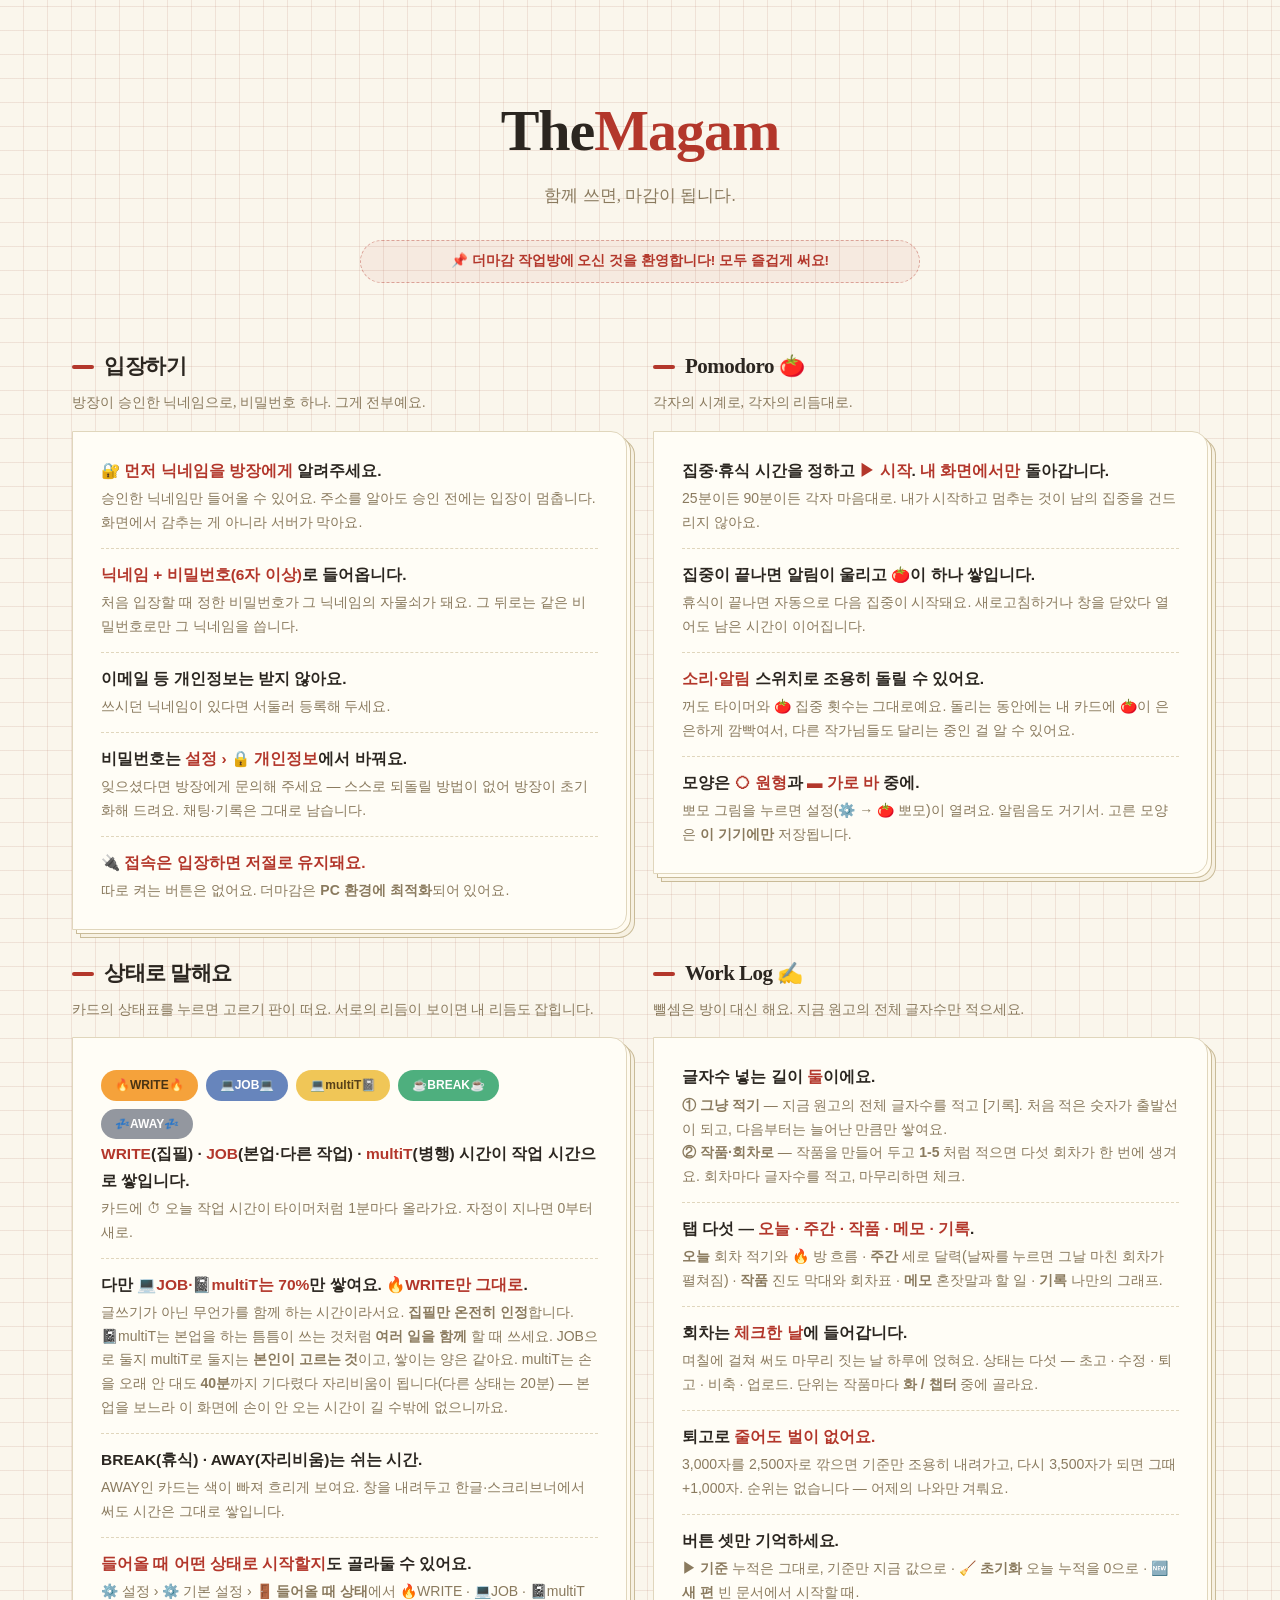
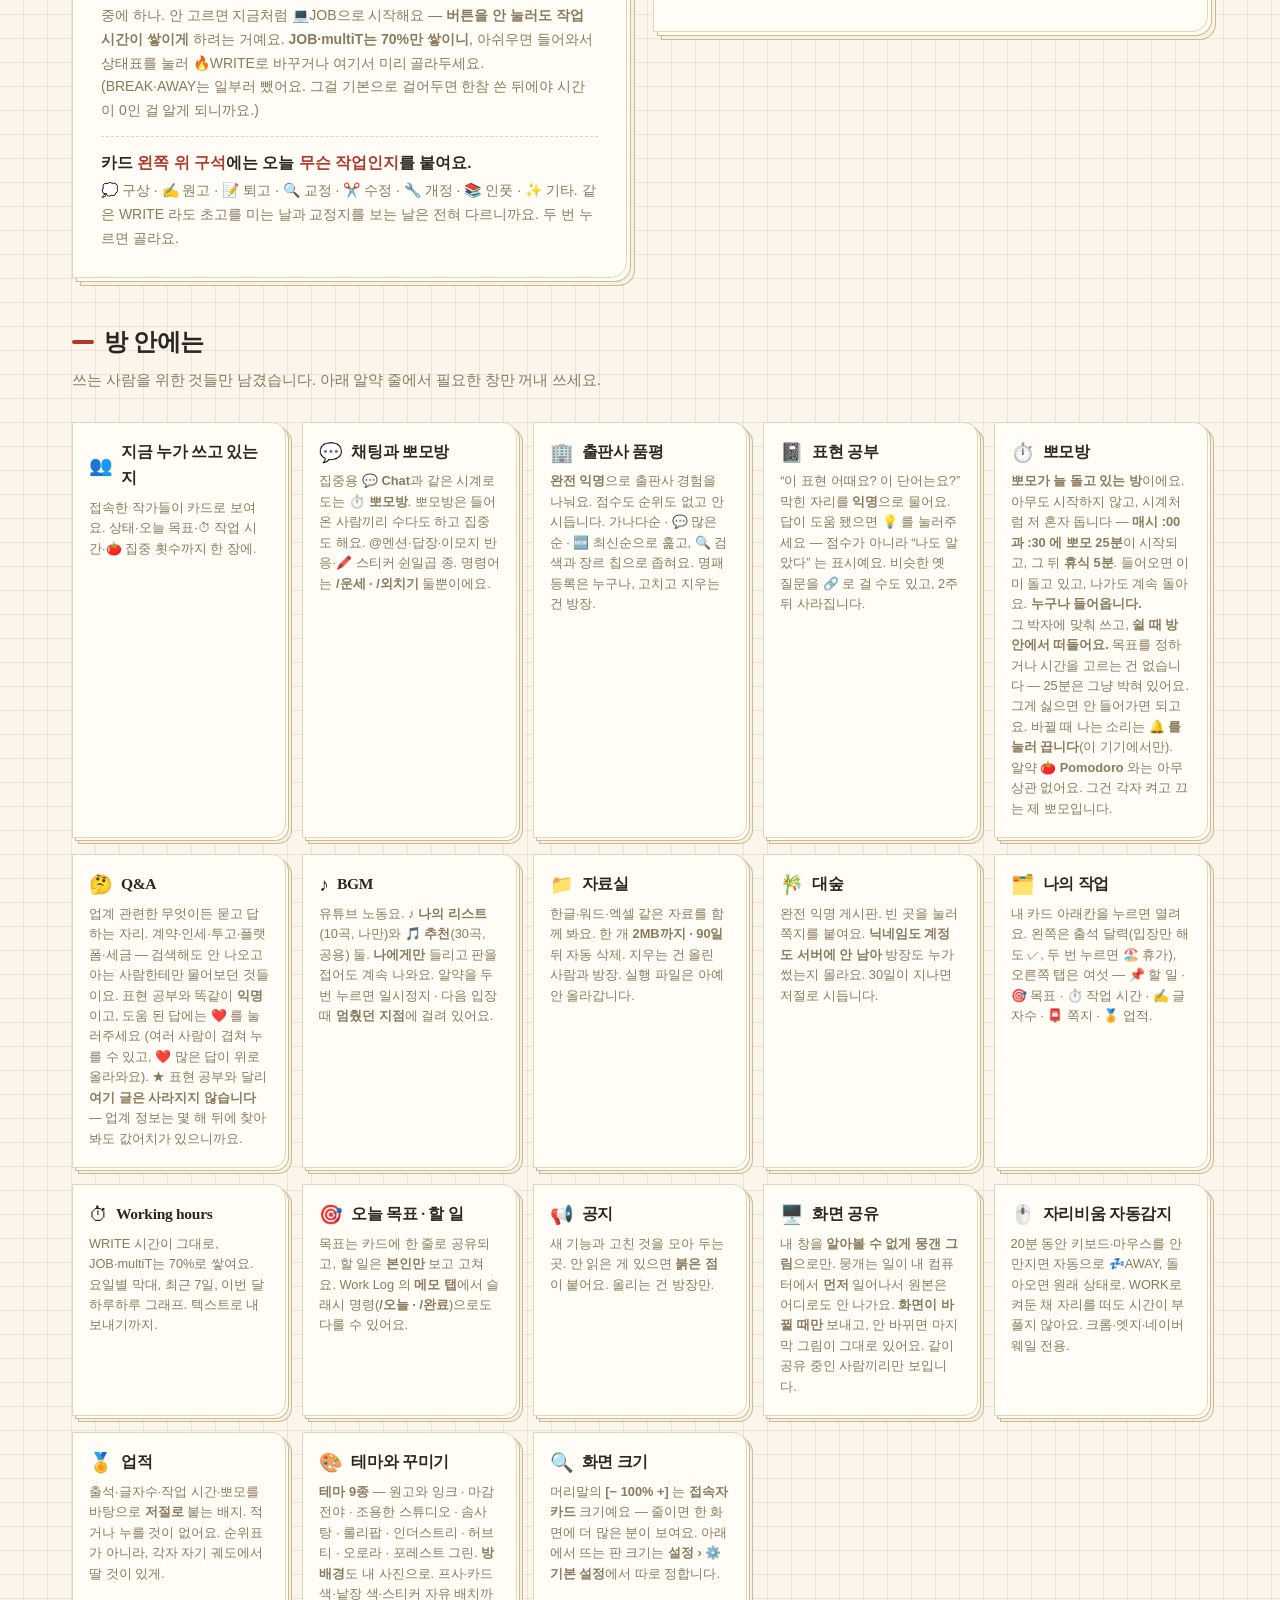
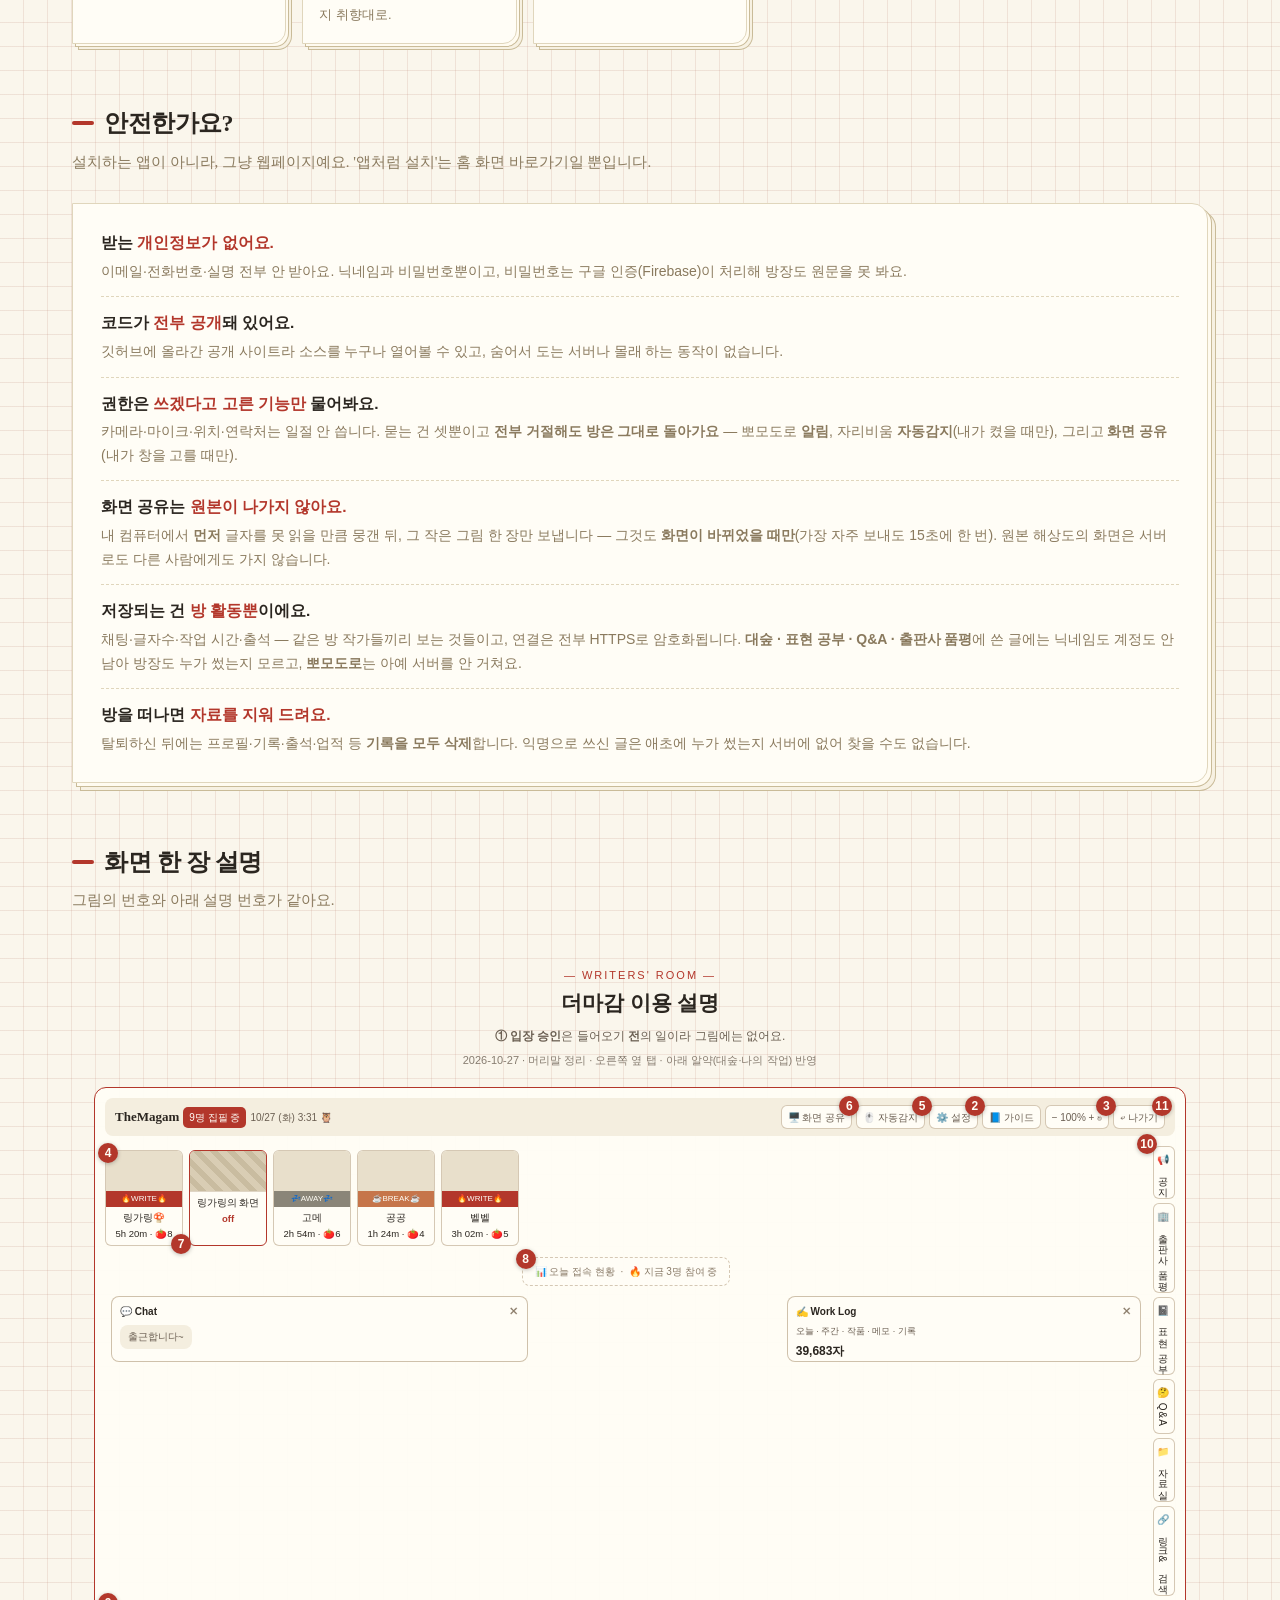
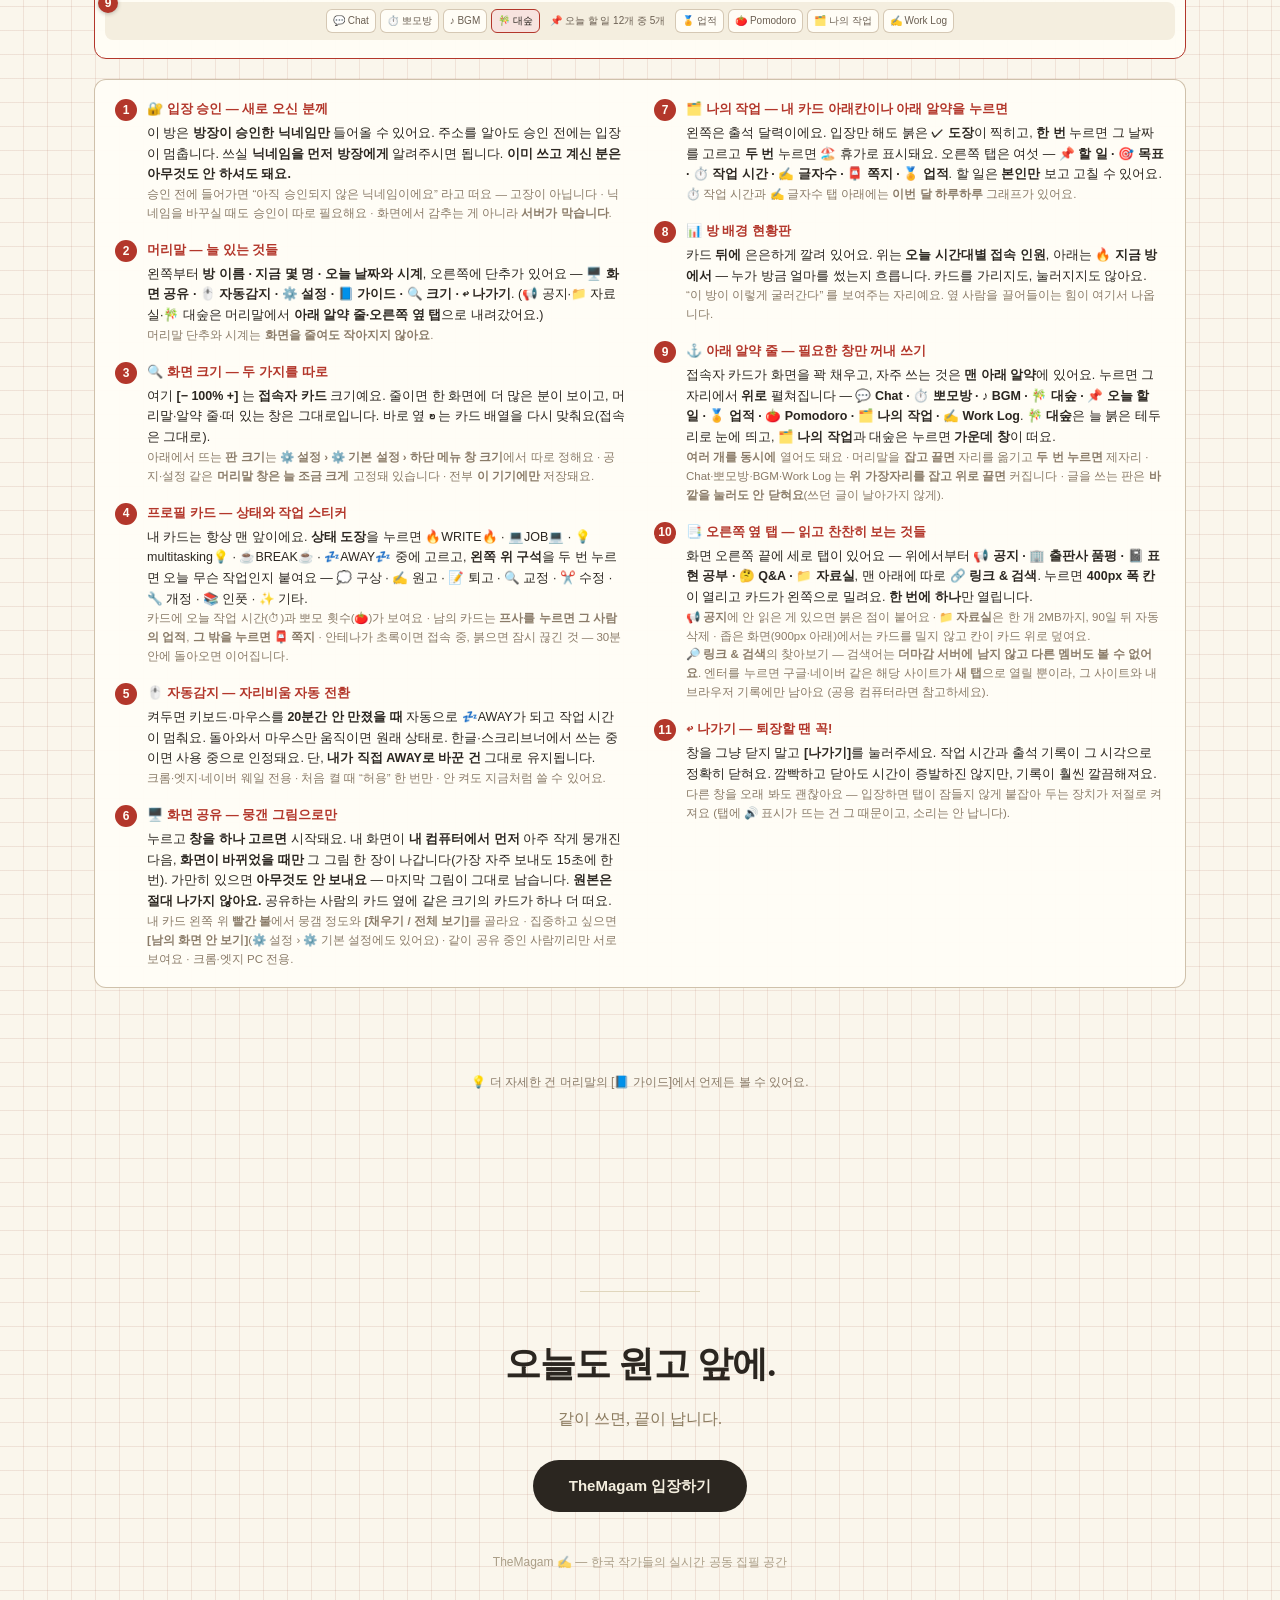
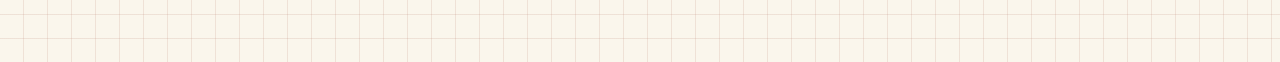
<file: manual.html>
<!DOCTYPE html>
<!-- TheMagam © 그링링 · 무단 복제·재배포 금지 -->
<!-- [통합 2026-08-12] 이 문서는 guide.html 로 합쳐졌습니다.
     카톡 등에 뿌려 둔 옛 주소가 죽지 않도록 이 파일은 이정표로 남습니다. -->
<html lang="ko">
<head>
<meta charset="UTF-8">
<meta http-equiv="refresh" content="0; url=guide.html#onepage">
<title>TheMagam 이용 설명 — 가이드로 이동</title>
</head>
<body style="font-family:sans-serif;text-align:center;padding:60px 20px;background:#FAF6EC;color:#2B2620;">
  <p>가이드가 한 곳으로 합쳐졌어요. 잠시만요…</p>
  <p><a href="guide.html#onepage" style="color:#B3372B;">바로 가기</a></p>
</body>
</html>
</file>
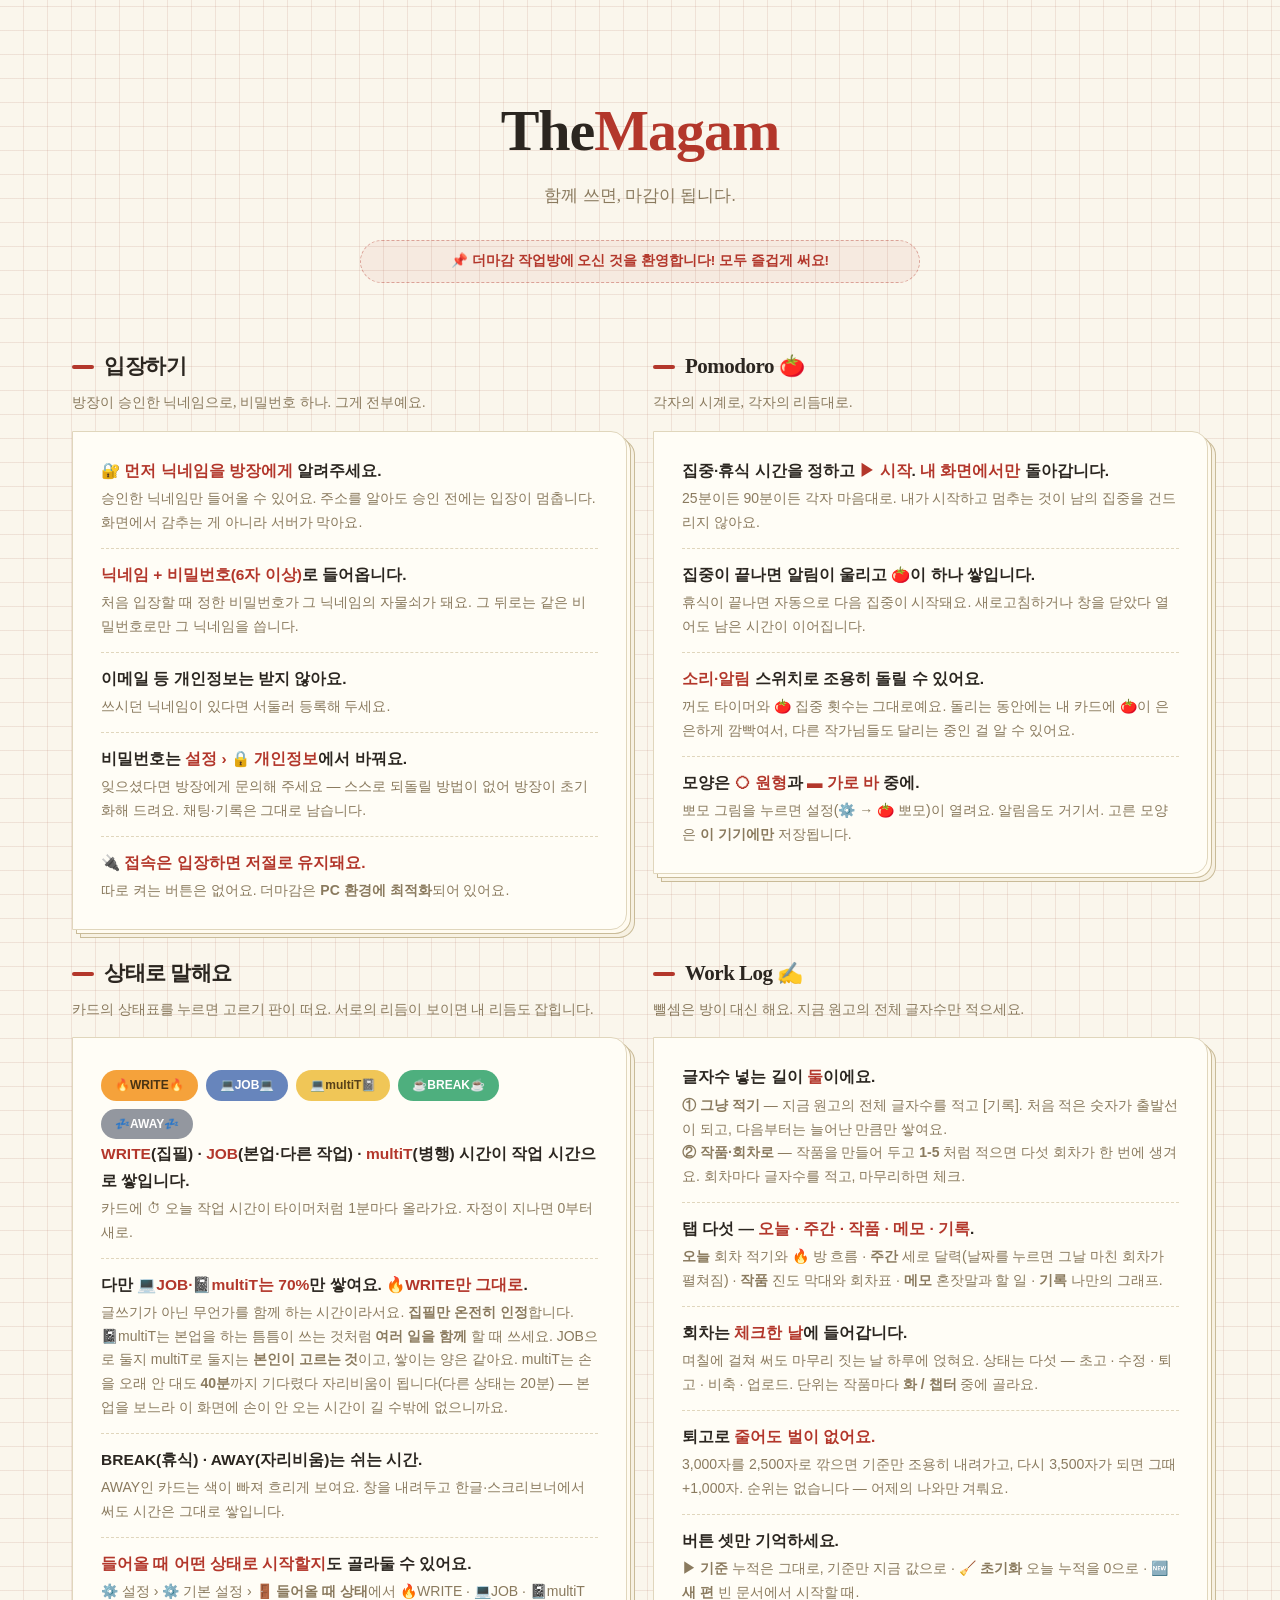
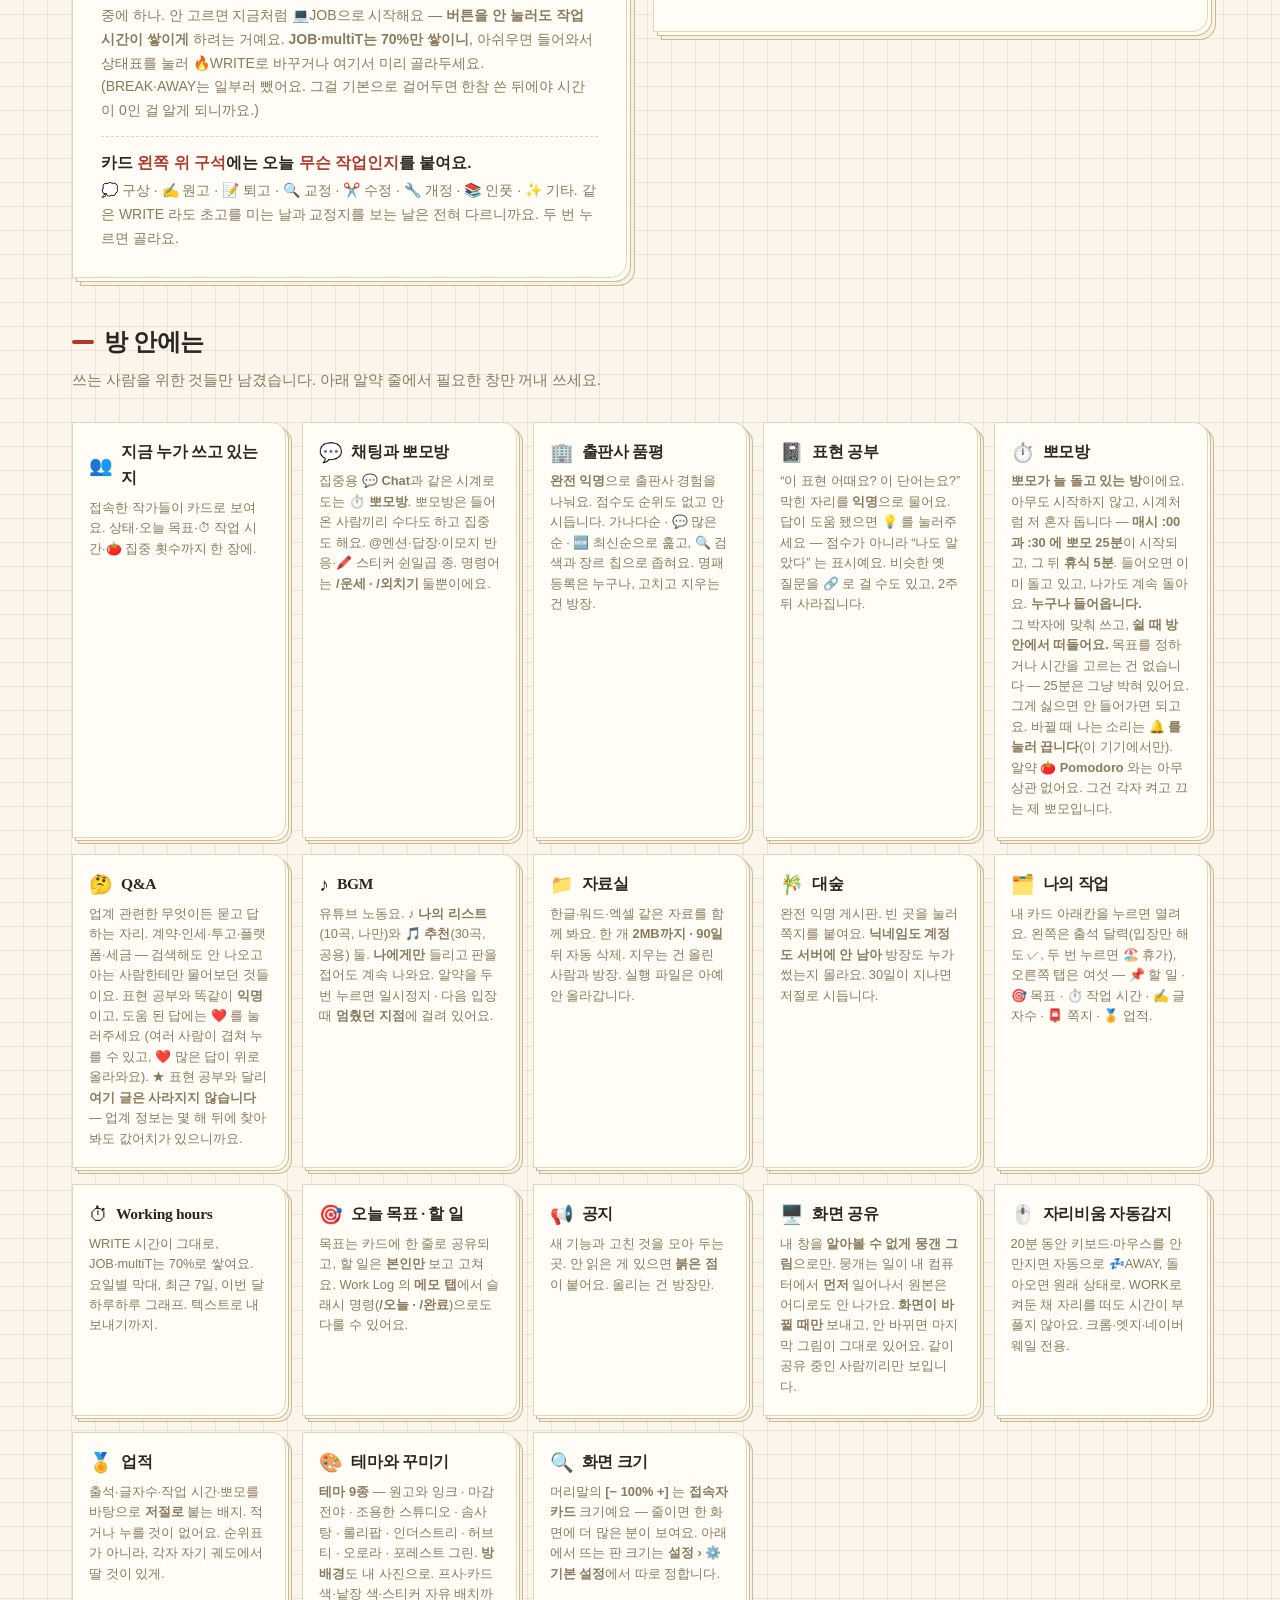
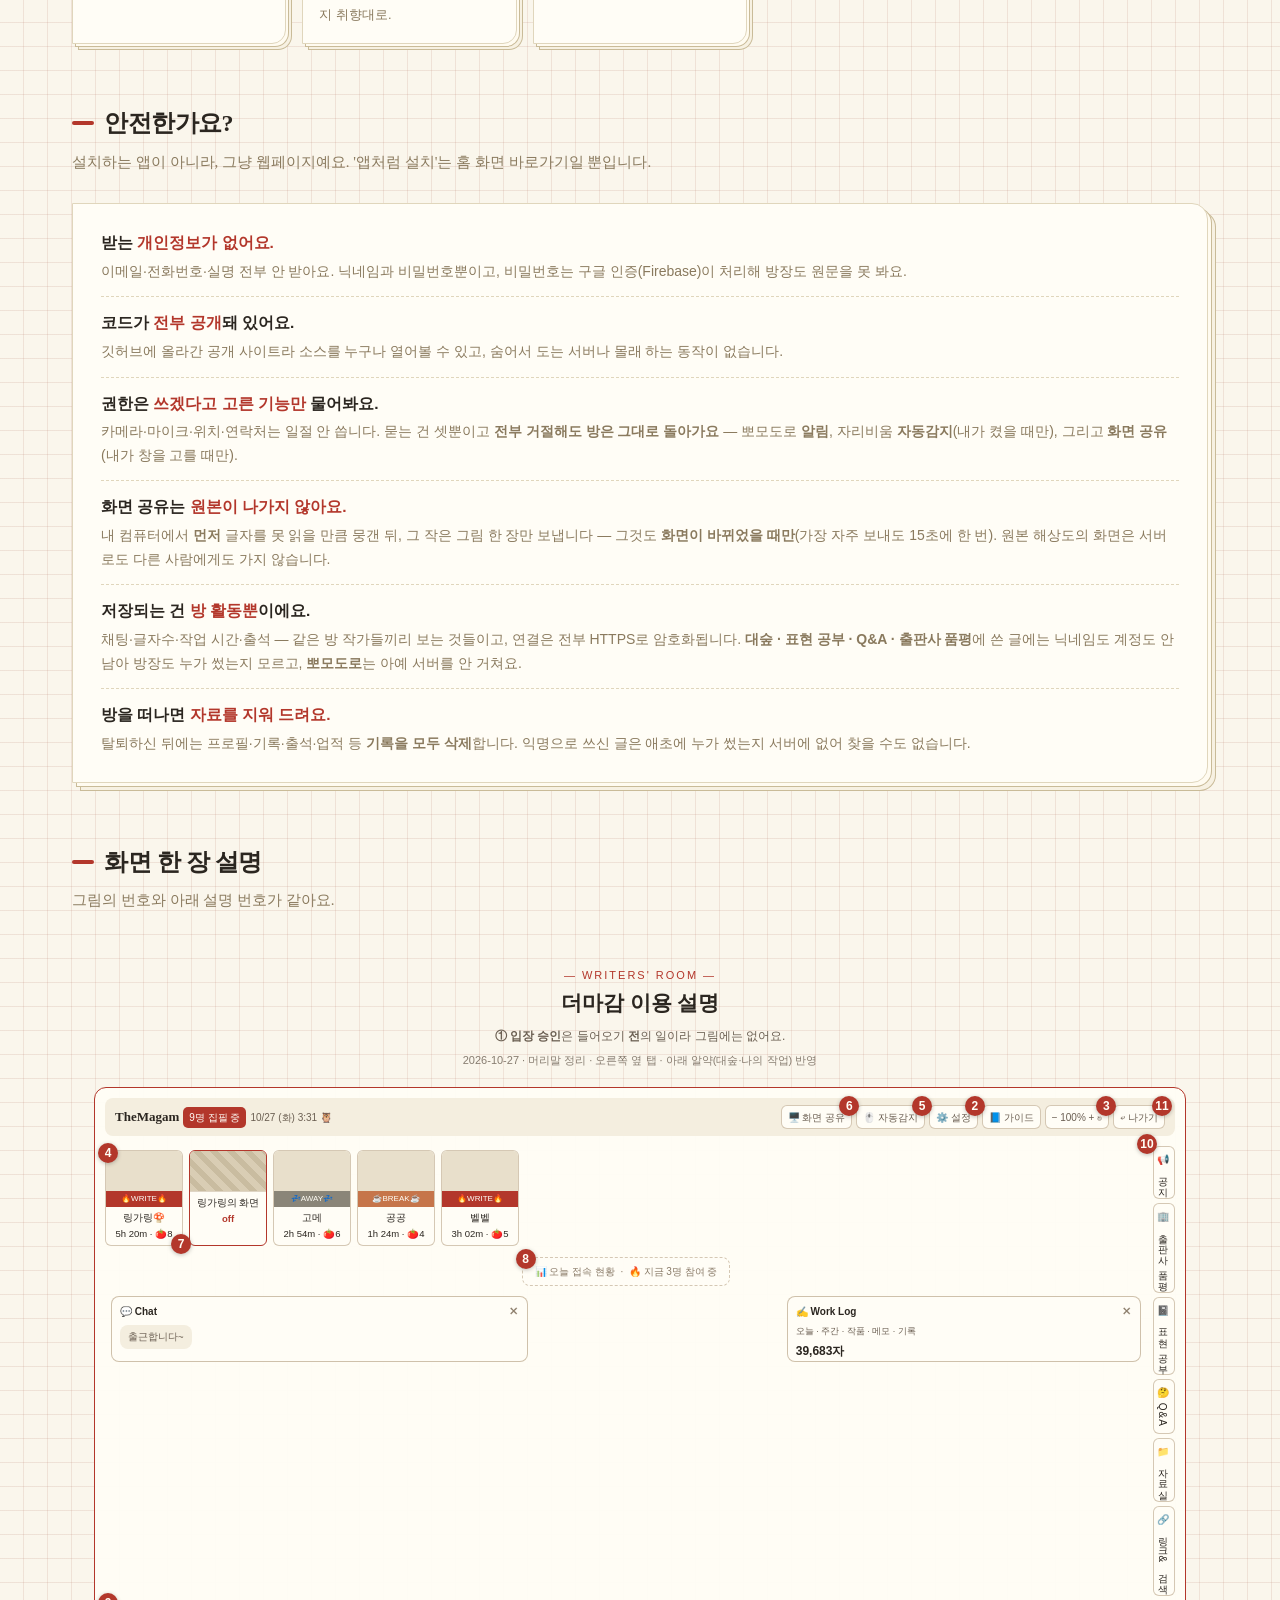
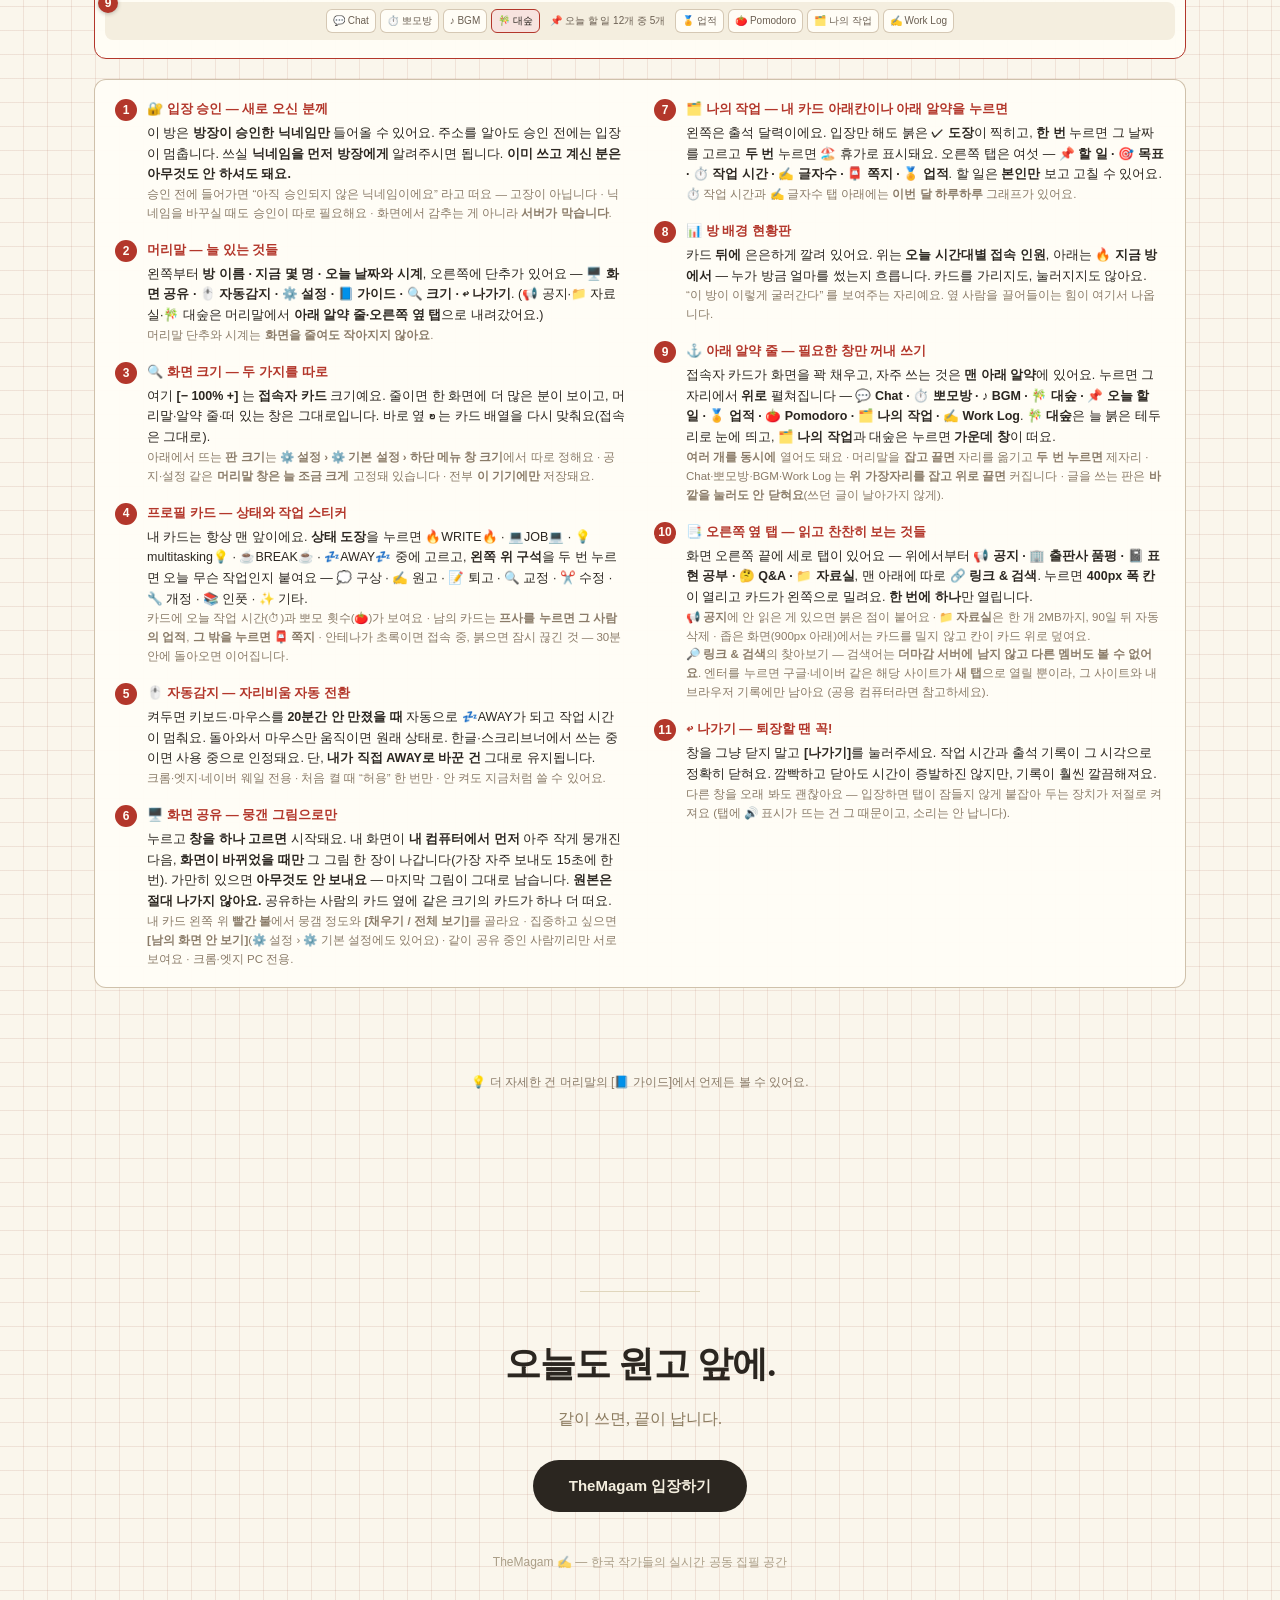
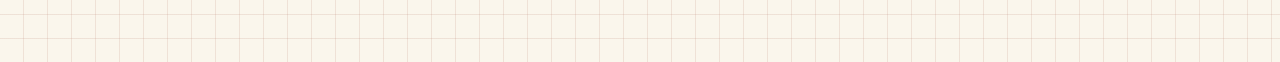
<file: 접속유지_가이드.html>
<!DOCTYPE html>
<!-- TheMagam © 그링링 · 무단 복제·재배포 금지 -->
<!-- [통합 2026-08-12] 이 문서는 guide.html 로 합쳐졌습니다.
     카톡 등에 뿌려 둔 옛 주소가 죽지 않도록 이 파일은 이정표로 남습니다. -->
<html lang="ko">
<head>
<meta charset="UTF-8">
<meta http-equiv="refresh" content="0; url=guide.html">
<title>TheMagam 접속 유지 가이드 — 가이드로 이동</title>
</head>
<body style="font-family:sans-serif;text-align:center;padding:60px 20px;background:#FAF6EC;color:#2B2620;">
  <p>가이드가 한 곳으로 합쳐졌어요. 잠시만요…</p>
  <p><a href="guide.html" style="color:#B3372B;">바로 가기</a></p>
</body>
</html>
</file>
